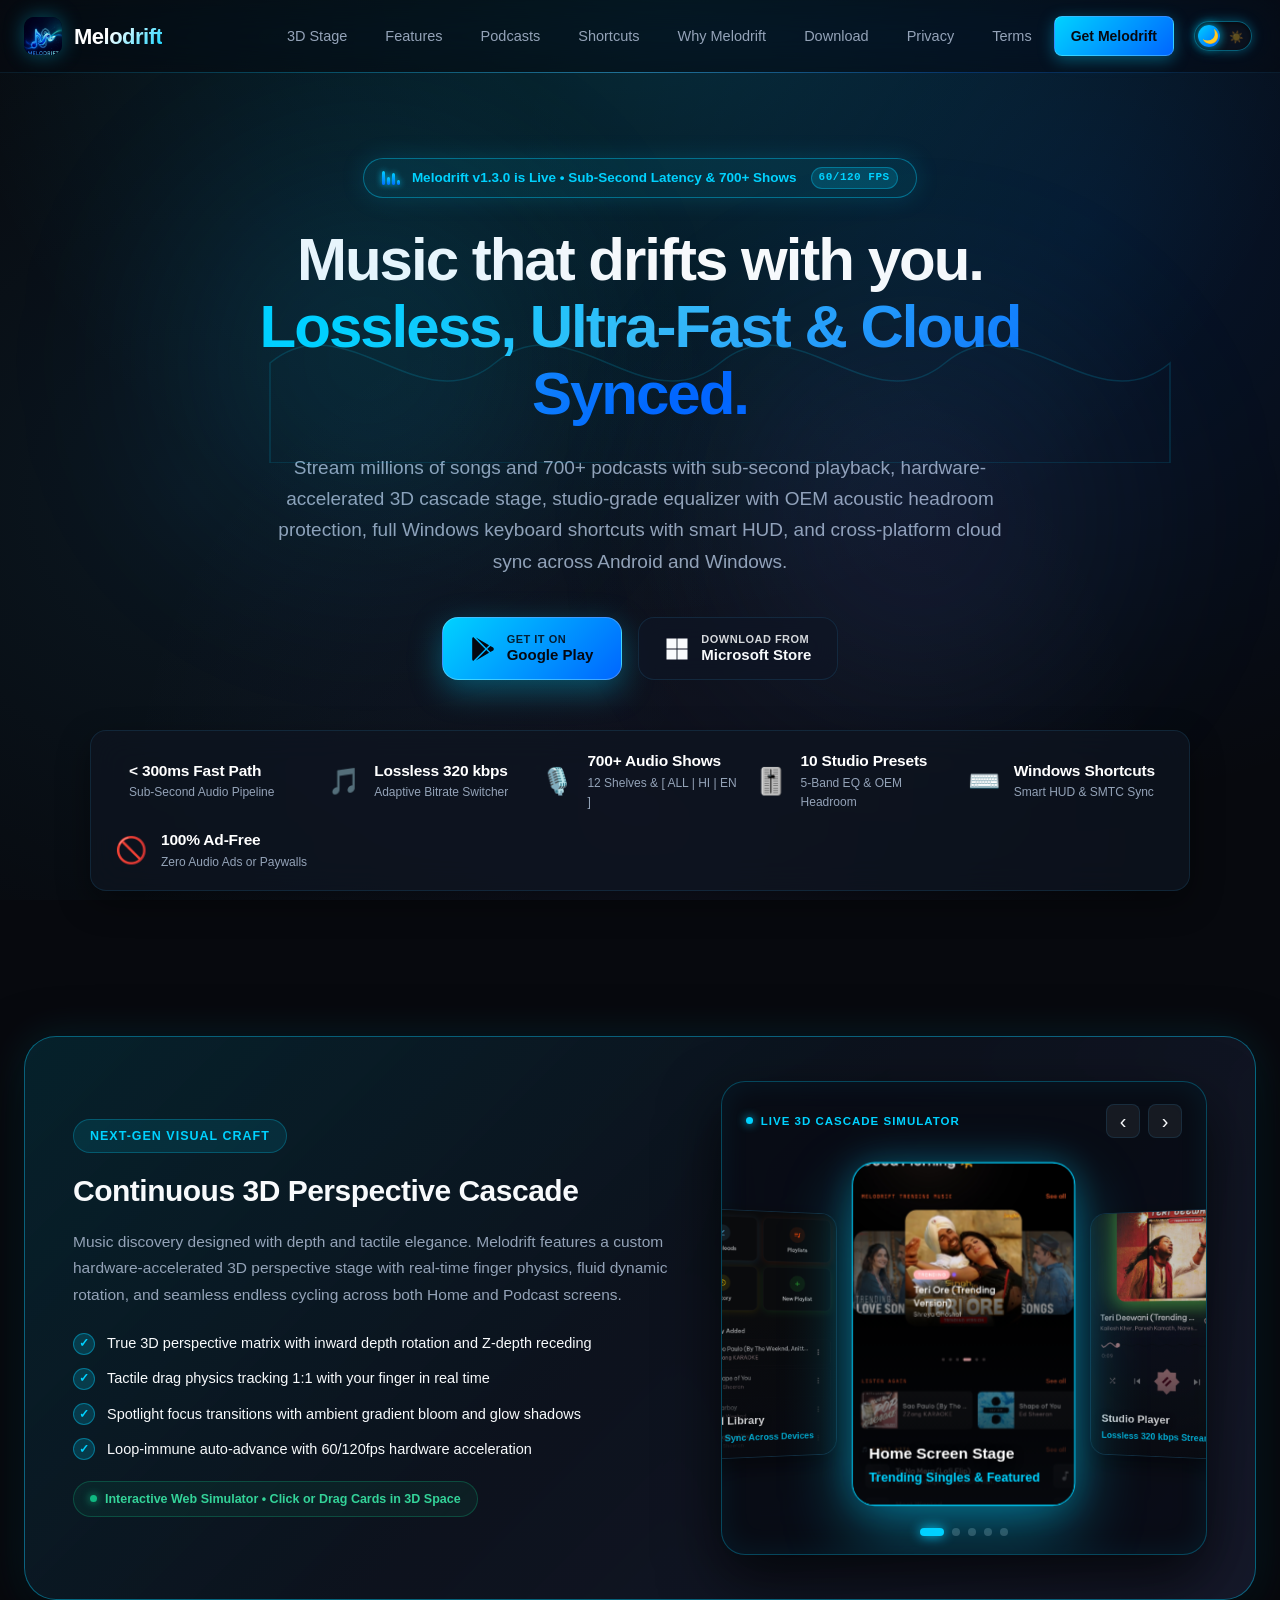
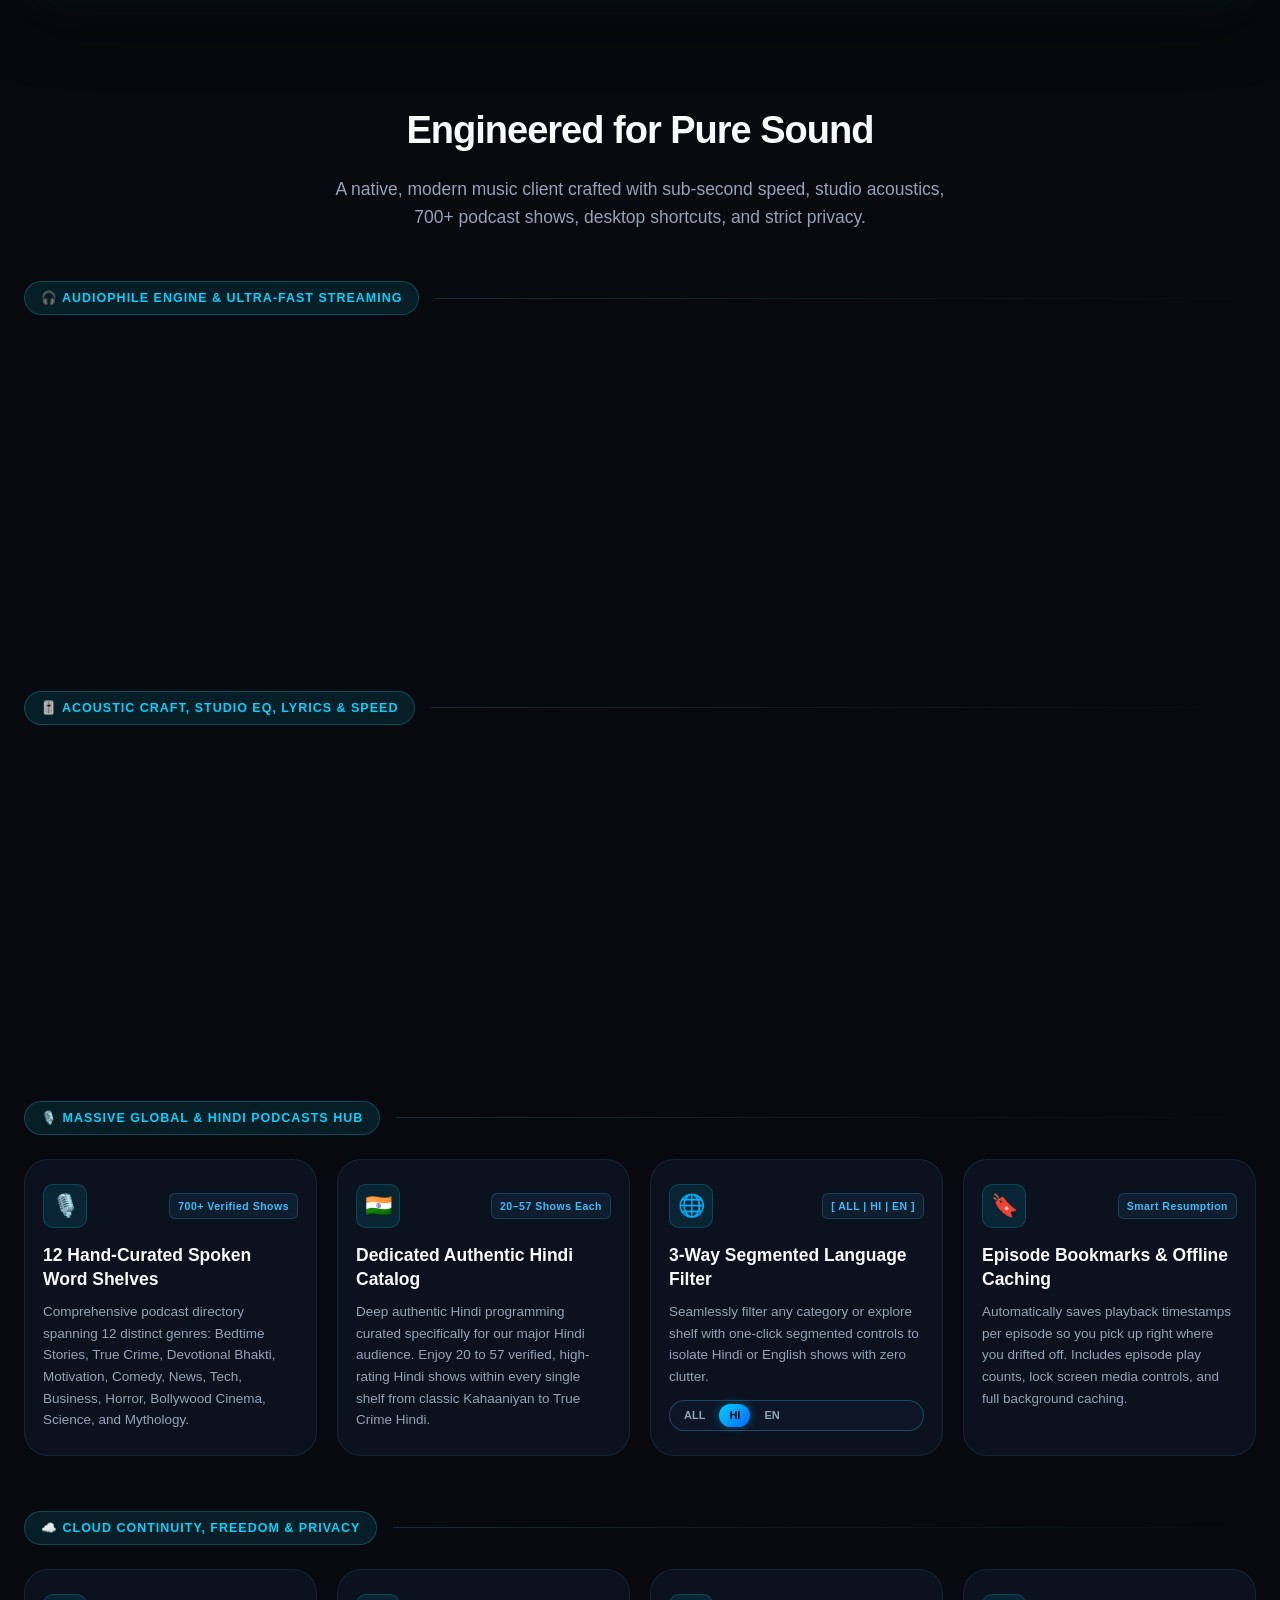
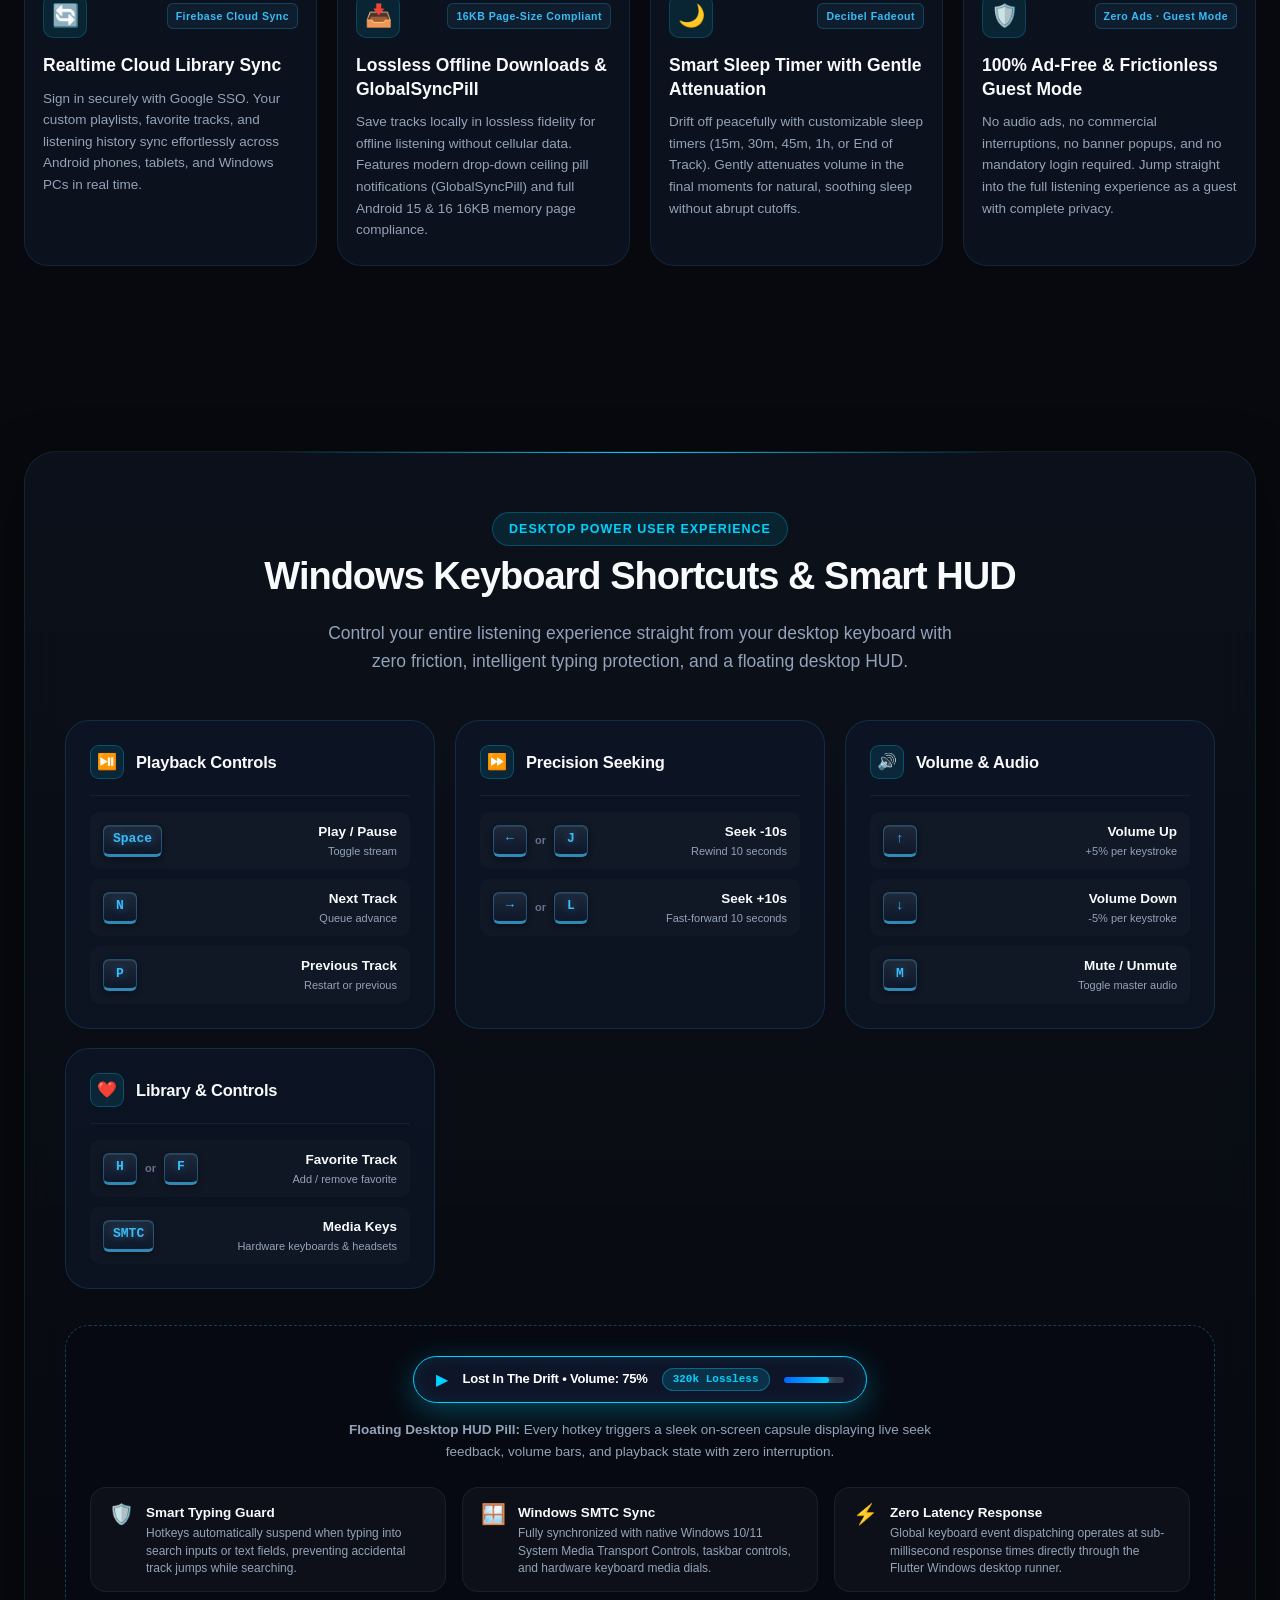
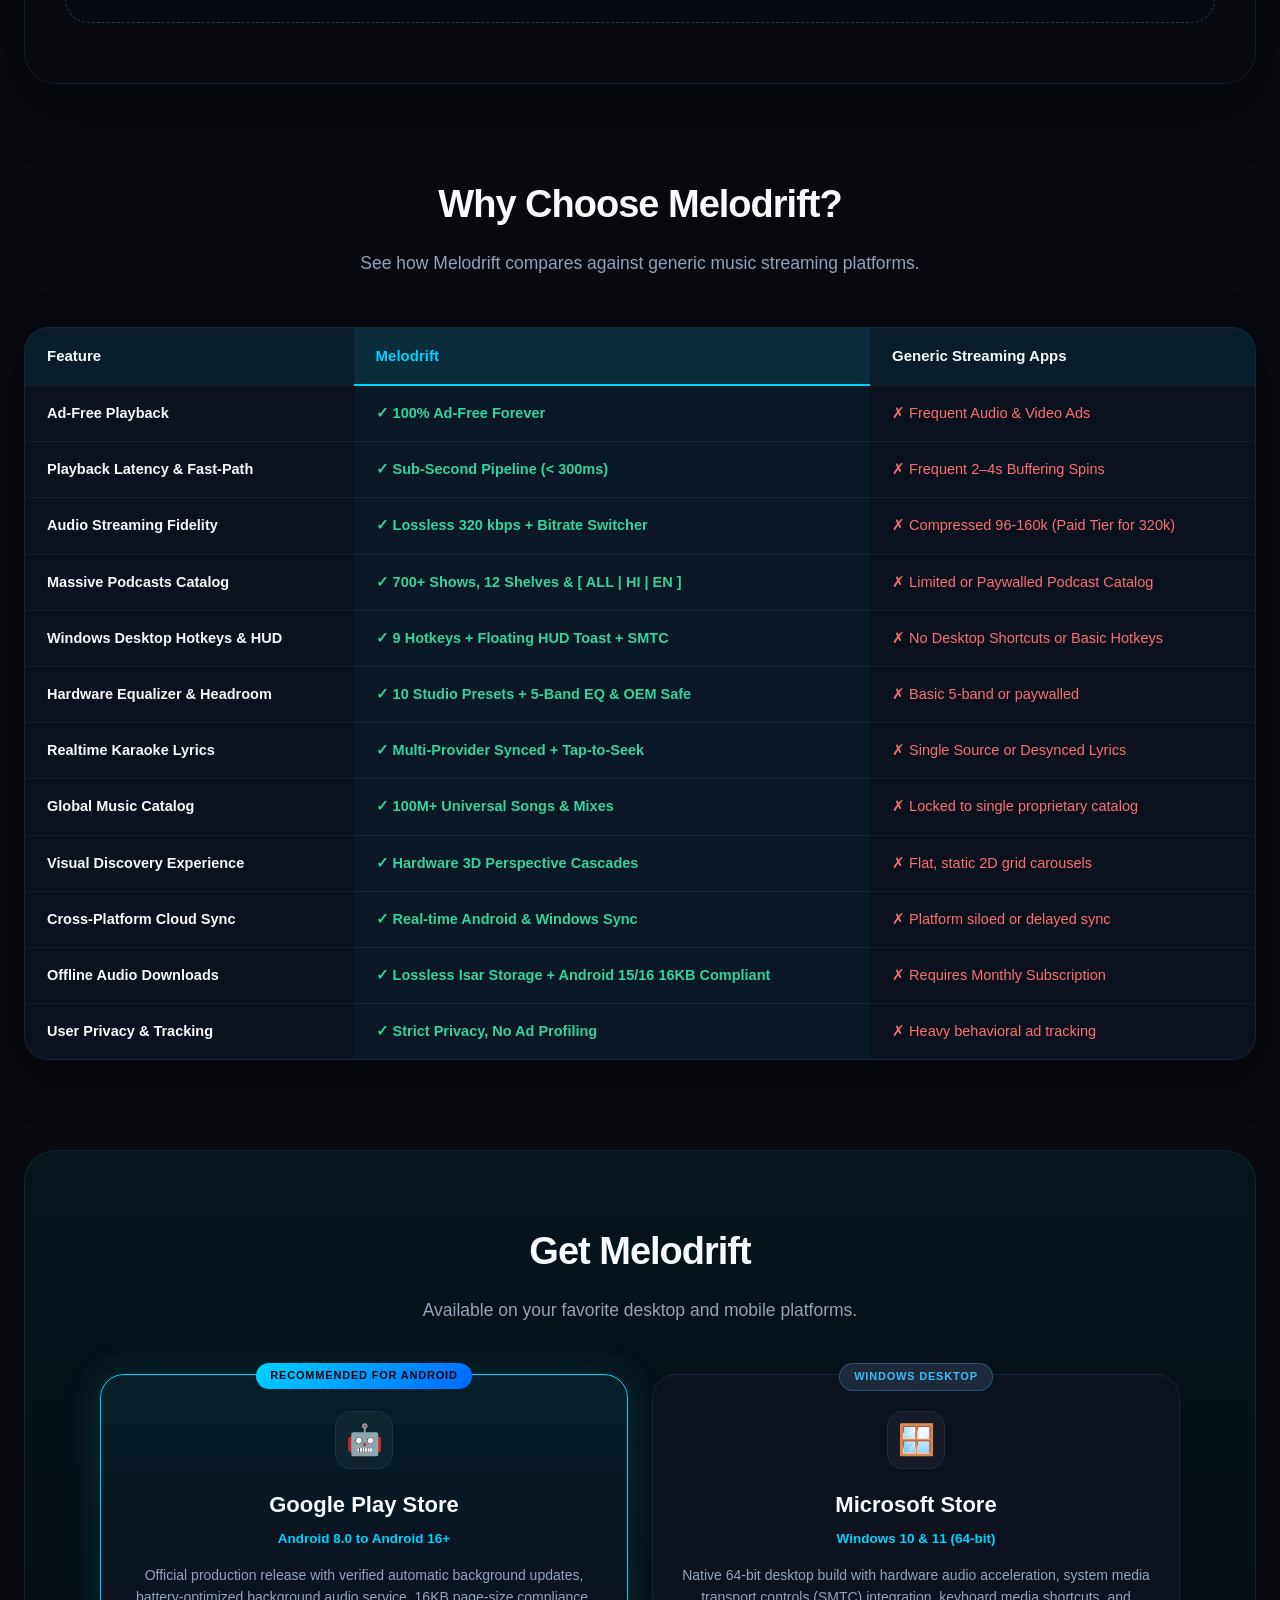
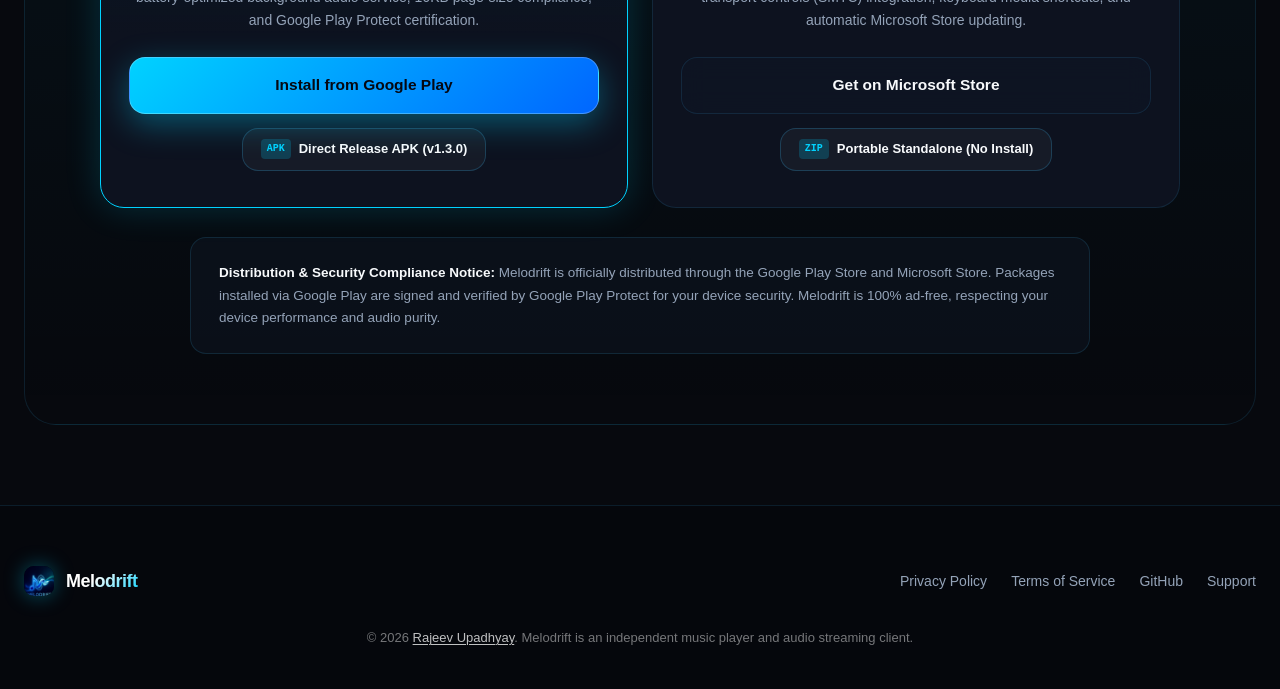
<file: index.html>
<!DOCTYPE html>
<html lang="en">
<head>
  <meta charset="UTF-8">
  <meta name="viewport" content="width=device-width, initial-scale=1.0">
  <title>Melodrift — Let the Music Drift | Lossless, Ad-Free & Cloud Synced</title>
  <meta name="description" content="Melodrift is a state-of-the-art music streaming client and audio player for Android & Windows. Stream high-fidelity audio with sub-300ms playback, 3D perspective cascades, studio equalizer with acoustic headroom protection, cloud sync, and offline downloads.">
  <meta http-equiv="Content-Security-Policy" content="default-src 'self'; script-src 'self' 'unsafe-inline'; style-src 'self' 'unsafe-inline' https://fonts.googleapis.com; font-src 'self' https://fonts.gstatic.com; img-src 'self' data: https:; connect-src 'self'; base-uri 'self'; form-action 'none';">
  <meta http-equiv="X-Content-Type-Options" content="nosniff">
  <meta name="referrer" content="strict-origin-when-cross-origin">
  <link rel="stylesheet" href="style.css?v=2.5">
  <script>
    (function() {
      try {
        var saved = localStorage.getItem('melodrift-theme');
        if (saved === 'light' || saved === 'dark') {
          document.documentElement.setAttribute('data-theme', saved);
        } else {
          document.documentElement.setAttribute('data-theme', 'dark');
        }
      } catch (e) {
        document.documentElement.setAttribute('data-theme', 'dark');
      }
    })();
  </script>
  <link rel="preconnect" href="https://fonts.googleapis.com">
  <link rel="preconnect" href="https://fonts.gstatic.com" crossorigin>
  <link href="https://fonts.googleapis.com/css2?family=Plus+Jakarta+Sans:wght@400;500;600;700;800;900&family=JetBrains+Mono:wght@500;700&display=swap" rel="stylesheet">
  <link rel="icon" type="image/png" href="favicon.png?v=2.1">
</head>
<body>

  <!-- Navigation Header (Seamless Full-Width Glass) -->
  <header class="site-header">
    <div class="container navbar-container">
      <a href="index.html" class="brand">
        <img src="logo_emblem.png" alt="Melodrift Logo" class="brand-logo">
        <span>Melodrift</span>
      </a>
      <div class="nav-right-cluster">
        <nav class="nav-links">
          <a href="#experience">3D Stage</a>
          <a href="#features">Features</a>
          <a href="#podcasts">Podcasts</a>
          <a href="#shortcuts">Shortcuts</a>
          <a href="#comparison">Why Melodrift</a>
          <a href="#download">Download</a>
          <a href="privacy.html">Privacy</a>
          <a href="terms.html">Terms</a>
          <a href="#download" class="btn-nav">Get Melodrift</a>
        </nav>

        <!-- Day / Night Mode Toggle Switch -->
        <button id="theme-toggle" class="theme-toggle-btn" onclick="toggleTheme()" aria-label="Toggle Day / Night Mode" title="Toggle Day / Night Mode" role="switch">
          <span class="theme-toggle-track">
            <span class="theme-icon icon-moon">🌙</span>
            <span class="theme-icon icon-sun">☀️</span>
            <span class="theme-toggle-thumb"></span>
          </span>
        </button>
      </div>
    </div>
  </header>

  <!-- Hero Section -->
  <main class="container">
    <section class="hero">
      <!-- Ambient Floating Glow Mesh & Animated Wave -->
      <div class="ambient-glow-wrapper">
        <div class="ambient-orb orb-1"></div>
        <div class="ambient-orb orb-2"></div>
        <div class="ambient-soundwave"></div>
      </div>

      <div class="badge">
        <span class="live-eq-visualizer" title="Lossless Engine Streaming">
          <span class="live-eq-bar bar-1"></span>
          <span class="live-eq-bar bar-2"></span>
          <span class="live-eq-bar bar-3"></span>
          <span class="live-eq-bar bar-4"></span>
        </span>
        <span>Melodrift v1.3.0 is Live • Sub-Second Latency & 700+ Shows</span>
        <span class="badge-pill">60/120 FPS</span>
      </div>
      <h1 class="hero-title">
        Music that drifts with you.<br>
        <span class="gradient-text">Lossless, Ultra-Fast & Cloud Synced.</span>
      </h1>
      <p class="hero-subtitle">
        Stream millions of songs and 700+ podcasts with sub-second playback, hardware-accelerated 3D cascade stage, studio-grade equalizer with OEM acoustic headroom protection, full Windows keyboard shortcuts with smart HUD, and cross-platform cloud sync across Android and Windows.
      </p>

      <!-- Store Buttons CTA Group -->
      <div class="cta-group">
        <!-- Google Play Store (Primary) -->
        <a href="https://play.google.com/store/apps/details?id=com.melodrift" target="_blank" rel="noopener noreferrer" class="btn-primary-play">
          <span class="btn-shimmer"></span>
          <div class="btn-icon">
            <svg viewBox="0 0 512 512" fill="currentColor">
              <path d="M325.3 234.3L104.6 13l280.8 161.2-60.1 60.1zM47 0C34 6.8 25.3 19.2 25.3 35.3v441.3c0 16.1 8.7 28.5 21.7 35.3l256.6-256L47 0zm425.2 225.6l-58.9-34.1-65.7 64.5 65.7 64.5 60.1-34.1c18-14.3 18-46.5-1.2-60.8zM104.6 499l280.8-161.2-60.1-60.1L104.6 499z"/>
            </svg>
          </div>
          <div class="btn-text-block">
            <div class="btn-subtext">Get it on</div>
            <div class="btn-maintext">Google Play</div>
          </div>
        </a>

        <!-- Microsoft Store (Secondary) -->
        <a href="https://apps.microsoft.com/detail/9NTMFZ12Q80S?hl=en-us&gl=IN&ocid=pdpshare" target="_blank" rel="noopener noreferrer" class="btn-secondary-store">
          <div class="btn-icon">
            <svg viewBox="0 0 448 512" fill="currentColor">
              <path d="M0 32h214.7v214.7H0V32zm233.3 0H448v214.7H233.3V32zM0 265.3h214.7V480H0V265.3zm233.3 0H448V480H233.3V265.3z"/>
            </svg>
          </div>
          <div class="btn-text-block">
            <div class="btn-subtext">Download from</div>
            <div class="btn-maintext">Microsoft Store</div>
          </div>
        </a>
      </div>

      <!-- Live Technical Specs Strip -->
      <div class="tech-specs-strip reveal-on-scroll">
        <div class="tech-spec-item">
          <div class="tech-spec-icon">
            <span class="live-ping-wrap"><span class="live-ping-ring"></span><span class="live-ping-circle"></span></span>
          </div>
          <div class="tech-spec-data">
            <span class="tech-spec-value">&lt; 300ms Fast Path</span>
            <span class="tech-spec-label">Sub-Second Audio Pipeline</span>
          </div>
        </div>
        <div class="tech-spec-item">
          <div class="tech-spec-icon">🎵</div>
          <div class="tech-spec-data">
            <span class="tech-spec-value">Lossless 320 kbps</span>
            <span class="tech-spec-label">Adaptive Bitrate Switcher</span>
          </div>
        </div>
        <div class="tech-spec-item">
          <div class="tech-spec-icon">🎙️</div>
          <div class="tech-spec-data">
            <span class="tech-spec-value">700+ Audio Shows</span>
            <span class="tech-spec-label">12 Shelves & [ ALL | HI | EN ]</span>
          </div>
        </div>
        <div class="tech-spec-item">
          <div class="tech-spec-icon">🎚️</div>
          <div class="tech-spec-data">
            <span class="tech-spec-value">10 Studio Presets</span>
            <span class="tech-spec-label">5-Band EQ & OEM Headroom</span>
          </div>
        </div>
        <div class="tech-spec-item">
          <div class="tech-spec-icon">⌨️</div>
          <div class="tech-spec-data">
            <span class="tech-spec-value">Windows Shortcuts</span>
            <span class="tech-spec-label">Smart HUD & SMTC Sync</span>
          </div>
        </div>
        <div class="tech-spec-item">
          <div class="tech-spec-icon">🚫</div>
          <div class="tech-spec-data">
            <span class="tech-spec-value">100% Ad-Free</span>
            <span class="tech-spec-label">Zero Audio Ads or Paywalls</span>
          </div>
        </div>
      </div>

    </section>

    <!-- 3D Cascade Experience Spotlight Banner & Interactive Stage -->
    <section id="experience" class="reveal-on-scroll">
      <div class="highlight-banner">
        <div class="highlight-banner-content">
          <div class="category-badge" style="margin-bottom: 14px;">Next-Gen Visual Craft</div>
          <h3>Continuous 3D Perspective Cascade</h3>
          <p>Music discovery designed with depth and tactile elegance. Melodrift features a custom hardware-accelerated 3D perspective stage with real-time finger physics, fluid dynamic rotation, and seamless endless cycling across both Home and Podcast screens.</p>
          <ul class="highlight-bullets">
            <li><span class="check-icon">✓</span> <span>True 3D perspective matrix with inward depth rotation and Z-depth receding</span></li>
            <li><span class="check-icon">✓</span> <span>Tactile drag physics tracking 1:1 with your finger in real time</span></li>
            <li><span class="check-icon">✓</span> <span>Spotlight focus transitions with ambient gradient bloom and glow shadows</span></li>
            <li><span class="check-icon">✓</span> <span>Loop-immune auto-advance with 60/120fps hardware acceleration</span></li>
          </ul>
          <div class="stage-telemetry-badge">
            <span class="pulse-dot-green"></span>
            <span>Interactive Web Simulator • Click or Drag Cards in 3D Space</span>
          </div>
        </div>

        <!-- Live Interactive 3D Cascade Stage Simulator -->
        <div class="interactive-cascade-stage-wrap">
          <div class="cascade-stage-header">
            <span class="stage-tag">Live 3D Cascade Simulator</span>
            <div class="stage-controls">
              <button class="stage-ctrl-btn" id="cascade-prev" aria-label="Previous Slide">‹</button>
              <button class="stage-ctrl-btn" id="cascade-next" aria-label="Next Slide">›</button>
            </div>
          </div>

          <div class="cascade-3d-viewport" id="cascade-viewport">
            <div class="cascade-3d-card" data-index="0">
              <div class="card-inner-glow"></div>
              <img src="assets/screenshots/Home.png" alt="Trending Cascade 3D Stage">
              <div class="cascade-card-meta">
                <span class="cascade-card-title">Home Screen Stage</span>
                <span class="cascade-card-sub">Trending Singles & Featured</span>
              </div>
            </div>
            <div class="cascade-3d-card" data-index="1">
              <div class="card-inner-glow"></div>
              <img src="assets/screenshots/Player.png" alt="Studio Audio Player">
              <div class="cascade-card-meta">
                <span class="cascade-card-title">Studio Player</span>
                <span class="cascade-card-sub">Lossless 320 kbps Stream</span>
              </div>
            </div>
            <div class="cascade-3d-card" data-index="2">
              <div class="card-inner-glow"></div>
              <img src="assets/screenshots/Browse.png" alt="Universal Browse and Search">
              <div class="cascade-card-meta">
                <span class="cascade-card-title">Universal Browse</span>
                <span class="cascade-card-sub">100M+ Global Index</span>
              </div>
            </div>
            <div class="cascade-3d-card" data-index="3">
              <div class="card-inner-glow"></div>
              <img src="assets/screenshots/Podcasts.png" alt="Dedicated Podcasts Hub">
              <div class="cascade-card-meta">
                <span class="cascade-card-title">Podcasts Hub</span>
                <span class="cascade-card-sub">3D Creator Shelves</span>
              </div>
            </div>
            <div class="cascade-3d-card" data-index="4">
              <div class="card-inner-glow"></div>
              <img src="assets/screenshots/Library.png" alt="Realtime Cloud Synced Library">
              <div class="cascade-card-meta">
                <span class="cascade-card-title">Cloud Library</span>
                <span class="cascade-card-sub">Instant Sync Across Devices</span>
              </div>
            </div>
          </div>

          <div class="cascade-dots" id="cascade-dots">
            <span class="dot active" data-index="0"></span>
            <span class="dot" data-index="1"></span>
            <span class="dot" data-index="2"></span>
            <span class="dot" data-index="3"></span>
            <span class="dot" data-index="4"></span>
          </div>
        </div>
      </div>
    </section>

    <!-- Detailed Features Section -->
    <section id="features" style="padding: 20px 0 60px;">
      <h2 class="section-title">Engineered for Pure Sound</h2>
      <p class="section-subtitle">A native, modern music client crafted with sub-second speed, studio acoustics, 700+ podcast shows, desktop shortcuts, and strict privacy.</p>

      <!-- Category 1: Audiophile Streaming & Search -->
      <div class="category-divider">
        <span class="category-badge">🎧 Audiophile Engine & Ultra-Fast Streaming</span>
        <div class="category-line"></div>
      </div>

      <div class="features-grid">
        <div class="feature-card">
          <div class="feature-card-header">
            <div class="feature-icon">⚡</div>
            <span class="card-tag">Ultra-Low Latency</span>
          </div>
          <h3>Sub-Second Fast-Path Audio Engine</h3>
          <p>Pre-resolved direct CDN streaming paths eliminate round-trip re-resolution stalls. Concurrently races streaming worker endpoints with keep-alive socket reuse for immediate, uninterrupted audio onset.</p>
        </div>

        <div class="feature-card">
          <div class="feature-card-header">
            <div class="feature-icon">🎵</div>
            <span class="card-tag">Lossless 320 kbps</span>
          </div>
          <h3>Lossless Fidelity & Bitrate Switcher</h3>
          <p>Crisp, uncompressed 320 kbps CD-quality audio streaming. Includes four user-selectable fidelity modes (Auto, High 320k, Normal 160k, and Low 96k Data Saver) tailored for any cellular or Wi-Fi network.</p>
        </div>

        <div class="feature-card">
          <div class="feature-card-header">
            <div class="feature-icon">🌐</div>
            <span class="card-tag">Universal Catalog</span>
          </div>
          <h3>100M+ Global Index & Smart Streams</h3>
          <p>Instant access to over 100+ million global songs, viral hits, lo-fi chill mixes, Bollywood melodies, and regional discographies powered by an intelligent multi-tier resolution network with AI deduplication.</p>
        </div>

        <div class="feature-card">
          <div class="feature-card-header">
            <div class="feature-icon">🎯</div>
            <span class="card-tag">Seamless Transitions</span>
          </div>
          <h3>Gapless Playback & 500ms Prefetching</h3>
          <p>Proactive 500ms sequence buffering pre-fetches upcoming tracks in your queue before the current song concludes, guaranteeing fluid, gapless transitions without sudden silent pauses.</p>
        </div>
      </div>

      <!-- Category 2: Acoustic Engineering & Discovery -->
      <div class="category-divider">
        <span class="category-badge">🎚️ Acoustic Craft, Studio EQ, Lyrics & Speed</span>
        <div class="category-line"></div>
      </div>

      <div class="features-grid">
        <div class="feature-card">
          <div class="feature-card-header">
            <div class="feature-icon">🎚️</div>
            <span class="card-tag">Studio Equalizer</span>
          </div>
          <h3>10 Studio Presets & 5-Band Equalizer</h3>
          <p>Master your sound with 10 hand-tuned genre acoustic profiles (Bass Boost, Acoustic, Rock, Pop, Jazz, Electronic, Hip-Hop, Classical, Vocal, Flat) plus 5 custom frequency sliders (60Hz to 14kHz) with dynamic Bass Boost.</p>
        </div>

        <div class="feature-card">
          <div class="feature-card-header">
            <div class="feature-icon">🛡️</div>
            <span class="card-tag">Safe DSP Headroom</span>
          </div>
          <h3>OEM Acoustic Headroom Protection</h3>
          <p>Built-in intelligent DSP headroom attenuation safeguards the audio engine against hardware pipeline distortion and prevents native audio crashes on Xiaomi/HyperOS, Samsung One UI, and Realme ROMs.</p>
        </div>

        <div class="feature-card">
          <div class="feature-card-header">
            <div class="feature-icon">⏩</div>
            <span class="card-tag">0.5x to 2.0x Control</span>
          </div>
          <h3>Smooth Speed & Pitch Control Engine</h3>
          <p>Adjust playback speeds smoothly from 0.5x up to 2.0x with pristine pitch preservation. Tailored for accelerated podcast listening, audiobooks, lecture review, or relaxed slow-reverb vibes.</p>
        </div>

        <div class="feature-card">
          <div class="feature-card-header">
            <div class="feature-icon">📜</div>
            <span class="card-tag">Realtime Karaoke Sync</span>
          </div>
          <h3>Multi-Provider Synchronized Lyrics</h3>
          <p>Sing along with millisecond-synced scrolling lyrics aggregated across LRCLIB, YouLyPlus, and KuGou. Features tap-to-seek verse jumping and AI translations for regional and international tracks.</p>
        </div>
      </div>

      <!-- Category 3: Massive Global & Hindi Podcasts Experience -->
      <div class="category-divider" id="podcasts">
        <span class="category-badge">🎙️ Massive Global & Hindi Podcasts Hub</span>
        <div class="category-line"></div>
      </div>

      <div class="features-grid">
        <div class="feature-card">
          <div class="feature-card-header">
            <div class="feature-icon">🎙️</div>
            <span class="card-tag">700+ Verified Shows</span>
          </div>
          <h3>12 Hand-Curated Spoken Word Shelves</h3>
          <p>Comprehensive podcast directory spanning 12 distinct genres: Bedtime Stories, True Crime, Devotional Bhakti, Motivation, Comedy, News, Tech, Business, Horror, Bollywood Cinema, Science, and Mythology.</p>
        </div>

        <div class="feature-card">
          <div class="feature-card-header">
            <div class="feature-icon">🇮🇳</div>
            <span class="card-tag">20–57 Shows Each</span>
          </div>
          <h3>Dedicated Authentic Hindi Catalog</h3>
          <p>Deep authentic Hindi programming curated specifically for our major Hindi audience. Enjoy 20 to 57 verified, high-rating Hindi shows within every single shelf from classic Kahaaniyan to True Crime Hindi.</p>
        </div>

        <div class="feature-card">
          <div class="feature-card-header">
            <div class="feature-icon">🌐</div>
            <span class="card-tag">[ ALL | HI | EN ]</span>
          </div>
          <h3>3-Way Segmented Language Filter</h3>
          <p>Seamlessly filter any category or explore shelf with one-click segmented controls to isolate Hindi or English shows with zero clutter.</p>
          <div class="podcast-lang-preview">
            <span class="lang-pill-item">ALL</span>
            <span class="lang-pill-item active">HI</span>
            <span class="lang-pill-item">EN</span>
          </div>
        </div>

        <div class="feature-card">
          <div class="feature-card-header">
            <div class="feature-icon">🔖</div>
            <span class="card-tag">Smart Resumption</span>
          </div>
          <h3>Episode Bookmarks & Offline Caching</h3>
          <p>Automatically saves playback timestamps per episode so you pick up right where you drifted off. Includes episode play counts, lock screen media controls, and full background caching.</p>
        </div>
      </div>

      <!-- Category 4: Cloud Continuity, Freedom & Privacy -->
      <div class="category-divider">
        <span class="category-badge">☁️ Cloud Continuity, Freedom & Privacy</span>
        <div class="category-line"></div>
      </div>

      <div class="features-grid">
        <div class="feature-card">
          <div class="feature-card-header">
            <div class="feature-icon">🔄</div>
            <span class="card-tag">Firebase Cloud Sync</span>
          </div>
          <h3>Realtime Cloud Library Sync</h3>
          <p>Sign in securely with Google SSO. Your custom playlists, favorite tracks, and listening history sync effortlessly across Android phones, tablets, and Windows PCs in real time.</p>
        </div>

        <div class="feature-card">
          <div class="feature-card-header">
            <div class="feature-icon">📥</div>
            <span class="card-tag">16KB Page-Size Compliant</span>
          </div>
          <h3>Lossless Offline Downloads & GlobalSyncPill</h3>
          <p>Save tracks locally in lossless fidelity for offline listening without cellular data. Features modern drop-down ceiling pill notifications (GlobalSyncPill) and full Android 15 & 16 16KB memory page compliance.</p>
        </div>

        <div class="feature-card">
          <div class="feature-card-header">
            <div class="feature-icon">🌙</div>
            <span class="card-tag">Decibel Fadeout</span>
          </div>
          <h3>Smart Sleep Timer with Gentle Attenuation</h3>
          <p>Drift off peacefully with customizable sleep timers (15m, 30m, 45m, 1h, or End of Track). Gently attenuates volume in the final moments for natural, soothing sleep without abrupt cutoffs.</p>
        </div>

        <div class="feature-card">
          <div class="feature-card-header">
            <div class="feature-icon">🛡️</div>
            <span class="card-tag">Zero Ads · Guest Mode</span>
          </div>
          <h3>100% Ad-Free & Frictionless Guest Mode</h3>
          <p>No audio ads, no commercial interruptions, no banner popups, and no mandatory login required. Jump straight into the full listening experience as a guest with complete privacy.</p>
        </div>
      </div>
    </section>

    <!-- Windows Desktop Keyboard Shortcuts Section -->
    <section id="shortcuts" class="shortcuts-section reveal-on-scroll">
      <div class="shortcuts-header">
        <div class="category-badge">Desktop Power User Experience</div>
        <h2 class="section-title" style="margin-bottom: 12px;">Windows Keyboard Shortcuts & Smart HUD</h2>
        <p class="section-subtitle" style="margin-bottom: 0;">
          Control your entire listening experience straight from your desktop keyboard with zero friction, intelligent typing protection, and a floating desktop HUD.
        </p>
      </div>

      <div class="shortcuts-grid">
        <!-- Category 1: Playback Controls -->
        <div class="shortcut-category-card">
          <div class="shortcut-cat-header">
            <div class="shortcut-cat-icon">⏯️</div>
            <div class="shortcut-cat-title">Playback Controls</div>
          </div>
          <div class="shortcut-list">
            <div class="shortcut-row">
              <div class="shortcut-keys">
                <kbd class="shortcut-key">Space</kbd>
              </div>
              <div class="shortcut-info">
                <span class="shortcut-action">Play / Pause</span>
                <span class="shortcut-note">Toggle stream</span>
              </div>
            </div>
            <div class="shortcut-row">
              <div class="shortcut-keys">
                <kbd class="shortcut-key">N</kbd>
              </div>
              <div class="shortcut-info">
                <span class="shortcut-action">Next Track</span>
                <span class="shortcut-note">Queue advance</span>
              </div>
            </div>
            <div class="shortcut-row">
              <div class="shortcut-keys">
                <kbd class="shortcut-key">P</kbd>
              </div>
              <div class="shortcut-info">
                <span class="shortcut-action">Previous Track</span>
                <span class="shortcut-note">Restart or previous</span>
              </div>
            </div>
          </div>
        </div>

        <!-- Category 2: Precision Seeking -->
        <div class="shortcut-category-card">
          <div class="shortcut-cat-header">
            <div class="shortcut-cat-icon">⏩</div>
            <div class="shortcut-cat-title">Precision Seeking</div>
          </div>
          <div class="shortcut-list">
            <div class="shortcut-row">
              <div class="shortcut-keys">
                <kbd class="shortcut-key">←</kbd>
                <span class="shortcut-sep">or</span>
                <kbd class="shortcut-key">J</kbd>
              </div>
              <div class="shortcut-info">
                <span class="shortcut-action">Seek -10s</span>
                <span class="shortcut-note">Rewind 10 seconds</span>
              </div>
            </div>
            <div class="shortcut-row">
              <div class="shortcut-keys">
                <kbd class="shortcut-key">→</kbd>
                <span class="shortcut-sep">or</span>
                <kbd class="shortcut-key">L</kbd>
              </div>
              <div class="shortcut-info">
                <span class="shortcut-action">Seek +10s</span>
                <span class="shortcut-note">Fast-forward 10 seconds</span>
              </div>
            </div>
          </div>
        </div>

        <!-- Category 3: Volume & Audio -->
        <div class="shortcut-category-card">
          <div class="shortcut-cat-header">
            <div class="shortcut-cat-icon">🔊</div>
            <div class="shortcut-cat-title">Volume & Audio</div>
          </div>
          <div class="shortcut-list">
            <div class="shortcut-row">
              <div class="shortcut-keys">
                <kbd class="shortcut-key">↑</kbd>
              </div>
              <div class="shortcut-info">
                <span class="shortcut-action">Volume Up</span>
                <span class="shortcut-note">+5% per keystroke</span>
              </div>
            </div>
            <div class="shortcut-row">
              <div class="shortcut-keys">
                <kbd class="shortcut-key">↓</kbd>
              </div>
              <div class="shortcut-info">
                <span class="shortcut-action">Volume Down</span>
                <span class="shortcut-note">-5% per keystroke</span>
              </div>
            </div>
            <div class="shortcut-row">
              <div class="shortcut-keys">
                <kbd class="shortcut-key">M</kbd>
              </div>
              <div class="shortcut-info">
                <span class="shortcut-action">Mute / Unmute</span>
                <span class="shortcut-note">Toggle master audio</span>
              </div>
            </div>
          </div>
        </div>

        <!-- Category 4: Library & Quick Actions -->
        <div class="shortcut-category-card">
          <div class="shortcut-cat-header">
            <div class="shortcut-cat-icon">❤️</div>
            <div class="shortcut-cat-title">Library & Controls</div>
          </div>
          <div class="shortcut-list">
            <div class="shortcut-row">
              <div class="shortcut-keys">
                <kbd class="shortcut-key">H</kbd>
                <span class="shortcut-sep">or</span>
                <kbd class="shortcut-key">F</kbd>
              </div>
              <div class="shortcut-info">
                <span class="shortcut-action">Favorite Track</span>
                <span class="shortcut-note">Add / remove favorite</span>
              </div>
            </div>
            <div class="shortcut-row">
              <div class="shortcut-keys">
                <kbd class="shortcut-key">SMTC</kbd>
              </div>
              <div class="shortcut-info">
                <span class="shortcut-action">Media Keys</span>
                <span class="shortcut-note">Hardware keyboards & headsets</span>
              </div>
            </div>
          </div>
        </div>
      </div>

      <!-- Desktop HUD Live Simulation Showcase -->
      <div class="desktop-hud-showcase">
        <div class="hud-pill-simulation">
          <span class="hud-pill-icon">▶</span>
          <span class="hud-pill-title">Lost In The Drift • Volume: 75%</span>
          <span class="hud-pill-tag">320k Lossless</span>
          <div class="hud-pill-vol-bar">
            <div class="hud-pill-vol-fill"></div>
          </div>
        </div>
        <p style="font-size: 13.5px; color: var(--text-muted); max-width: 600px; margin: 0 auto;">
          <strong>Floating Desktop HUD Pill:</strong> Every hotkey triggers a sleek on-screen capsule displaying live seek feedback, volume bars, and playback state with zero interruption.
        </p>

        <!-- Perks Row -->
        <div class="shortcuts-perks-row">
          <div class="shortcut-perk">
            <div class="shortcut-perk-icon">🛡️</div>
            <div class="shortcut-perk-text">
              <h4>Smart Typing Guard</h4>
              <p>Hotkeys automatically suspend when typing into search inputs or text fields, preventing accidental track jumps while searching.</p>
            </div>
          </div>
          <div class="shortcut-perk">
            <div class="shortcut-perk-icon">🪟</div>
            <div class="shortcut-perk-text">
              <h4>Windows SMTC Sync</h4>
              <p>Fully synchronized with native Windows 10/11 System Media Transport Controls, taskbar controls, and hardware keyboard media dials.</p>
            </div>
          </div>
          <div class="shortcut-perk">
            <div class="shortcut-perk-icon">⚡</div>
            <div class="shortcut-perk-text">
              <h4>Zero Latency Response</h4>
              <p>Global keyboard event dispatching operates at sub-millisecond response times directly through the Flutter Windows desktop runner.</p>
            </div>
          </div>
        </div>
      </div>
    </section>

    <!-- Why Melodrift / Comparison Matrix Section -->
    <section id="comparison" class="comparison-section">
      <h2 class="section-title">Why Choose Melodrift?</h2>
      <p class="section-subtitle">See how Melodrift compares against generic music streaming platforms.</p>

      <div class="comparison-wrapper">
        <table class="comparison-table">
          <thead>
            <tr>
              <th>Feature</th>
              <th class="col-brand">Melodrift</th>
              <th>Generic Streaming Apps</th>
            </tr>
          </thead>
          <tbody>
            <tr>
              <td><strong>Ad-Free Playback</strong></td>
              <td class="col-brand"><span class="pill-check">✓ 100% Ad-Free Forever</span></td>
              <td><span class="pill-cross">✗ Frequent Audio & Video Ads</span></td>
            </tr>
            <tr>
              <td><strong>Playback Latency & Fast-Path</strong></td>
              <td class="col-brand"><span class="pill-check">✓ Sub-Second Pipeline (&lt; 300ms)</span></td>
              <td><span class="pill-cross">✗ Frequent 2–4s Buffering Spins</span></td>
            </tr>
            <tr>
              <td><strong>Audio Streaming Fidelity</strong></td>
              <td class="col-brand"><span class="pill-check">✓ Lossless 320 kbps + Bitrate Switcher</span></td>
              <td><span class="pill-cross">✗ Compressed 96-160k (Paid Tier for 320k)</span></td>
            </tr>
            <tr>
              <td><strong>Massive Podcasts Catalog</strong></td>
              <td class="col-brand"><span class="pill-check">✓ 700+ Shows, 12 Shelves & [ ALL | HI | EN ]</span></td>
              <td><span class="pill-cross">✗ Limited or Paywalled Podcast Catalog</span></td>
            </tr>
            <tr>
              <td><strong>Windows Desktop Hotkeys & HUD</strong></td>
              <td class="col-brand"><span class="pill-check">✓ 9 Hotkeys + Floating HUD Toast + SMTC</span></td>
              <td><span class="pill-cross">✗ No Desktop Shortcuts or Basic Hotkeys</span></td>
            </tr>
            <tr>
              <td><strong>Hardware Equalizer & Headroom</strong></td>
              <td class="col-brand"><span class="pill-check">✓ 10 Studio Presets + 5-Band EQ & OEM Safe</span></td>
              <td><span class="pill-cross">✗ Basic 5-band or paywalled</span></td>
            </tr>
            <tr>
              <td><strong>Realtime Karaoke Lyrics</strong></td>
              <td class="col-brand"><span class="pill-check">✓ Multi-Provider Synced + Tap-to-Seek</span></td>
              <td><span class="pill-cross">✗ Single Source or Desynced Lyrics</span></td>
            </tr>
            <tr>
              <td><strong>Global Music Catalog</strong></td>
              <td class="col-brand"><span class="pill-check">✓ 100M+ Universal Songs & Mixes</span></td>
              <td><span class="pill-cross">✗ Locked to single proprietary catalog</span></td>
            </tr>
            <tr>
              <td><strong>Visual Discovery Experience</strong></td>
              <td class="col-brand"><span class="pill-check">✓ Hardware 3D Perspective Cascades</span></td>
              <td><span class="pill-cross">✗ Flat, static 2D grid carousels</span></td>
            </tr>
            <tr>
              <td><strong>Cross-Platform Cloud Sync</strong></td>
              <td class="col-brand"><span class="pill-check">✓ Real-time Android & Windows Sync</span></td>
              <td><span class="pill-cross">✗ Platform siloed or delayed sync</span></td>
            </tr>
            <tr>
              <td><strong>Offline Audio Downloads</strong></td>
              <td class="col-brand"><span class="pill-check">✓ Lossless Isar Storage + Android 15/16 16KB Compliant</span></td>
              <td><span class="pill-cross">✗ Requires Monthly Subscription</span></td>
            </tr>
            <tr>
              <td><strong>User Privacy & Tracking</strong></td>
              <td class="col-brand"><span class="pill-check">✓ Strict Privacy, No Ad Profiling</span></td>
              <td><span class="pill-cross">✗ Heavy behavioral ad tracking</span></td>
            </tr>
          </tbody>
        </table>
      </div>
    </section>

    <!-- Download Section -->
    <section id="download" class="download-section">
      <h2 class="section-title">Get Melodrift</h2>
      <p class="section-subtitle">Available on your favorite desktop and mobile platforms.</p>

      <div class="download-cards">
        <!-- Google Play Store (Primary & Recommended) -->
        <div class="download-card featured">
          <div class="download-tag">Recommended for Android</div>
          <div class="download-card-icon">🤖</div>
          <h3>Google Play Store</h3>
          <div class="platform-version">Android 8.0 to Android 16+</div>
          <p class="platform-desc">
            Official production release with verified automatic background updates, battery-optimized background audio service, 16KB page-size compliance, and Google Play Protect certification.
          </p>
          <a href="https://play.google.com/store/apps/details?id=com.melodrift" target="_blank" rel="noopener noreferrer" class="btn-primary-play" style="width: 100%; justify-content: center;">
            Install from Google Play
          </a>
          <div class="download-sub-actions">
            <a href="https://github.com/wesoftcorp/melodrift-website/releases" target="_blank" rel="noopener noreferrer" class="btn-pill-sub" title="Direct Production APK Download">
              <span class="pill-badge">APK</span> Direct Release APK (v1.3.0)
            </a>
          </div>
        </div>

        <!-- Microsoft Store -->
        <div class="download-card">
          <div class="download-tag" style="background: #1E293B; color: #38BDF8; border: 1px solid rgba(56, 189, 248, 0.3);">Windows Desktop</div>
          <div class="download-card-icon">🪟</div>
          <h3>Microsoft Store</h3>
          <div class="platform-version">Windows 10 & 11 (64-bit)</div>
          <p class="platform-desc">
            Native 64-bit desktop build with hardware audio acceleration, system media transport controls (SMTC) integration, keyboard media shortcuts, and automatic Microsoft Store updating.
          </p>
          <a href="https://apps.microsoft.com/detail/9NTMFZ12Q80S?hl=en-us&gl=IN&ocid=pdpshare" target="_blank" rel="noopener noreferrer" class="btn-secondary-store" style="width: 100%; justify-content: center;">
            Get on Microsoft Store
          </a>
          <div class="download-sub-actions">
            <a href="https://github.com/wesoftcorp/melodrift-website/releases" target="_blank" rel="noopener noreferrer" class="btn-pill-sub" title="Windows Portable Standalone ZIP (No installation needed)">
              <span class="pill-badge">ZIP</span> Portable Standalone (No Install)
            </a>
          </div>
        </div>
      </div>

      <!-- Policy & Distribution Transparency Notice -->
      <div class="policy-notice">
        <strong>Distribution & Security Compliance Notice:</strong> Melodrift is officially distributed through the Google Play Store and Microsoft Store. Packages installed via Google Play are signed and verified by Google Play Protect for your device security. Melodrift is 100% ad-free, respecting your device performance and audio purity.
      </div>
    </section>
  </main>

  <!-- Footer -->
  <footer class="footer">
    <div class="container">
      <div class="footer-content">
        <a href="index.html" class="brand" style="font-size: 18px;">
          <img src="logo_emblem.png" alt="Melodrift Logo" class="brand-logo" style="width: 30px; height: 30px;">
          <span>Melodrift</span>
        </a>
        <div class="footer-links">
          <a href="privacy.html">Privacy Policy</a>
          <a href="terms.html">Terms of Service</a>
          <a href="https://github.com/wesoftcorp/melodrift-website" target="_blank" rel="noopener noreferrer">GitHub</a>
          <a href="mailto:rajeev.upadhyay@live.in">Support</a>
        </div>
      </div>
      <p style="text-align: center; font-size: 13px; color: rgba(255, 255, 255, 0.45);">
        &copy; 2026 <a href="https://rajeevupadhyay.com" target="_blank" rel="noopener noreferrer" style="color: rgba(255, 255, 255, 0.75); text-decoration: underline; text-underline-offset: 2px;">Rajeev Upadhyay</a>. Melodrift is an independent music player and audio streaming client.
      </p>
    </div>
  </footer>

  <script>

    // ── 3D Cascade Stage Simulator ──────────────────────────────────────────
    function initCascadeStage() {
      const viewport = document.getElementById('cascade-viewport');
      if (!viewport) return;

      const cards = Array.from(viewport.querySelectorAll('.cascade-3d-card'));
      const dots = Array.from(document.querySelectorAll('#cascade-dots .dot'));
      const prevBtn = document.getElementById('cascade-prev');
      const nextBtn = document.getElementById('cascade-next');
      const count = cards.length;
      let currentIndex = 0;
      let autoTimer = null;
      let isHovered = false;

      function updateStage(animate = true) {
        const isMobile = window.innerWidth <= 540;
        const isTablet = window.innerWidth <= 860;
        const stepX = isMobile ? 110 : (isTablet ? 150 : 210);
        const stepFarX = isMobile ? 180 : (isTablet ? 250 : 360);

        cards.forEach((card, i) => {
          let diff = (i - currentIndex) % count;
          if (diff > count / 2) diff -= count;
          if (diff < -count / 2) diff += count;

          if (diff === 0) {
            // Spotlight focus
            card.style.transform = 'translateX(0px) translateZ(100px) rotateY(0deg) scale(1.05)';
            card.style.opacity = '1';
            card.style.zIndex = '10';
            card.style.borderColor = 'var(--primary)';
            card.style.boxShadow = '0 24px 60px rgba(0, 210, 255, 0.4), 0 0 30px rgba(0, 210, 255, 0.25)';
            card.style.pointerEvents = 'auto';
          } else if (diff === -1) {
            // Immediate Left
            card.style.transform = 'translateX(-' + stepX + 'px) translateZ(-40px) rotateY(24deg) scale(0.85)';
            card.style.opacity = '0.78';
            card.style.zIndex = '5';
            card.style.borderColor = 'rgba(56, 189, 248, 0.2)';
            card.style.boxShadow = '0 12px 30px rgba(0, 0, 0, 0.6)';
            card.style.pointerEvents = 'auto';
          } else if (diff === 1) {
            // Immediate Right
            card.style.transform = 'translateX(' + stepX + 'px) translateZ(-40px) rotateY(-24deg) scale(0.85)';
            card.style.opacity = '0.78';
            card.style.zIndex = '5';
            card.style.borderColor = 'rgba(56, 189, 248, 0.2)';
            card.style.boxShadow = '0 12px 30px rgba(0, 0, 0, 0.6)';
            card.style.pointerEvents = 'auto';
          } else if (diff === -2) {
            // Far Left
            card.style.transform = 'translateX(-' + stepFarX + 'px) translateZ(-130px) rotateY(38deg) scale(0.68)';
            card.style.opacity = '0.38';
            card.style.zIndex = '2';
            card.style.borderColor = 'rgba(56, 189, 248, 0.1)';
            card.style.boxShadow = 'none';
            card.style.pointerEvents = 'auto';
          } else if (diff === 2) {
            // Far Right
            card.style.transform = 'translateX(' + stepFarX + 'px) translateZ(-130px) rotateY(-38deg) scale(0.68)';
            card.style.opacity = '0.38';
            card.style.zIndex = '2';
            card.style.borderColor = 'rgba(56, 189, 248, 0.1)';
            card.style.boxShadow = 'none';
            card.style.pointerEvents = 'auto';
          } else {
            card.style.opacity = '0';
            card.style.zIndex = '0';
            card.style.pointerEvents = 'none';
          }
        });

        dots.forEach((dot, idx) => {
          dot.classList.toggle('active', idx === currentIndex);
        });
      }

      function goTo(index) {
        currentIndex = (index + count) % count;
        updateStage();
      }

      function next() { goTo(currentIndex + 1); }
      function prev() { goTo(currentIndex - 1); }

      if (prevBtn) prevBtn.addEventListener('click', () => { prev(); restartTimer(); });
      if (nextBtn) nextBtn.addEventListener('click', () => { next(); restartTimer(); });

      cards.forEach((card, idx) => {
        card.addEventListener('click', () => {
          goTo(idx);
          restartTimer();
        });
      });

      dots.forEach((dot, idx) => {
        dot.addEventListener('click', () => {
          goTo(idx);
          restartTimer();
        });
      });

      // Swipe / Drag handling
      let touchStartX = 0;
      viewport.addEventListener('touchstart', (e) => {
        touchStartX = e.touches[0].clientX;
        isHovered = true;
      }, { passive: true });

      viewport.addEventListener('touchend', (e) => {
        const deltaX = e.changedTouches[0].clientX - touchStartX;
        if (Math.abs(deltaX) > 40) {
          if (deltaX < 0) next();
          else prev();
        }
        isHovered = false;
        restartTimer();
      }, { passive: true });

      viewport.addEventListener('mouseenter', () => { isHovered = true; });
      viewport.addEventListener('mouseleave', () => { isHovered = false; restartTimer(); });

      function restartTimer() {
        if (autoTimer) clearInterval(autoTimer);
        autoTimer = setInterval(() => {
          if (!isHovered) next();
        }, 4500);
      }

      window.addEventListener('resize', () => updateStage(false));
      updateStage();
      restartTimer();
    }


    // ── 3D Cursor Tilt & Specular Glare ─────────────────────────────────────
    function initTiltEffect() {
      if (window.matchMedia('(pointer: coarse)').matches) return;

      const tiltTargets = document.querySelectorAll('.feature-card, .download-card, .highlight-banner');
      tiltTargets.forEach(card => {
        card.addEventListener('mousemove', (e) => {
          const rect = card.getBoundingClientRect();
          const x = (e.clientX - rect.left) / rect.width;
          const y = (e.clientY - rect.top) / rect.height;

          const tiltX = (y - 0.5) * -8;
          const tiltY = (x - 0.5) * 8;

          card.style.setProperty('--mouse-x', (x * 100).toFixed(1) + '%');
          card.style.setProperty('--mouse-y', (y * 100).toFixed(1) + '%');
          card.style.transform = 'perspective(1000px) rotateX(' + tiltX.toFixed(2) + 'deg) rotateY(' + tiltY.toFixed(2) + 'deg) translateY(-4px)';
        });

        card.addEventListener('mouseleave', () => {
          card.style.transform = '';
          card.style.setProperty('--mouse-x', '50%');
          card.style.setProperty('--mouse-y', '50%');
        });
      });
    }

    // ── Intersection Observer Scroll Reveal ─────────────────────────────────
    function initScrollReveal() {
      const observer = new IntersectionObserver((entries) => {
        entries.forEach(entry => {
          if (entry.isIntersecting) {
            entry.target.classList.add('revealed');
          }
        });
      }, {
        threshold: 0.1,
        rootMargin: '0px 0px -30px 0px'
      });

      document.querySelectorAll('.reveal-on-scroll, .feature-card, .download-card, .comparison-wrapper, .shortcuts-section, .shortcut-category-card').forEach(el => {
        el.classList.add('reveal-on-scroll');
        observer.observe(el);
      });
    }

    // ── Day / Night Mode Theme Engine ───────────────────────────────────────
    function applyTheme(theme) {
      document.documentElement.setAttribute('data-theme', theme);
      const toggleBtn = document.getElementById('theme-toggle');
      if (toggleBtn) {
        const isLight = theme === 'light';
        toggleBtn.setAttribute('aria-checked', isLight ? 'true' : 'false');
        toggleBtn.setAttribute('title', isLight ? 'Switch to Night Mode (Dark)' : 'Switch to Day Mode (Light)');
      }
    }

    function toggleTheme() {
      const current = document.documentElement.getAttribute('data-theme') === 'light' ? 'light' : 'dark';
      const next = current === 'light' ? 'dark' : 'light';
      applyTheme(next);
      try {
        localStorage.setItem('melodrift-theme', next);
      } catch (e) {
        console.warn('localStorage access failed:', e);
      }
    }

    document.addEventListener('DOMContentLoaded', () => {
      applyTheme(document.documentElement.getAttribute('data-theme') || 'dark');
      initCascadeStage();
      initTiltEffect();
      initScrollReveal();
    });
  </script>

</body>
</html>
</file>
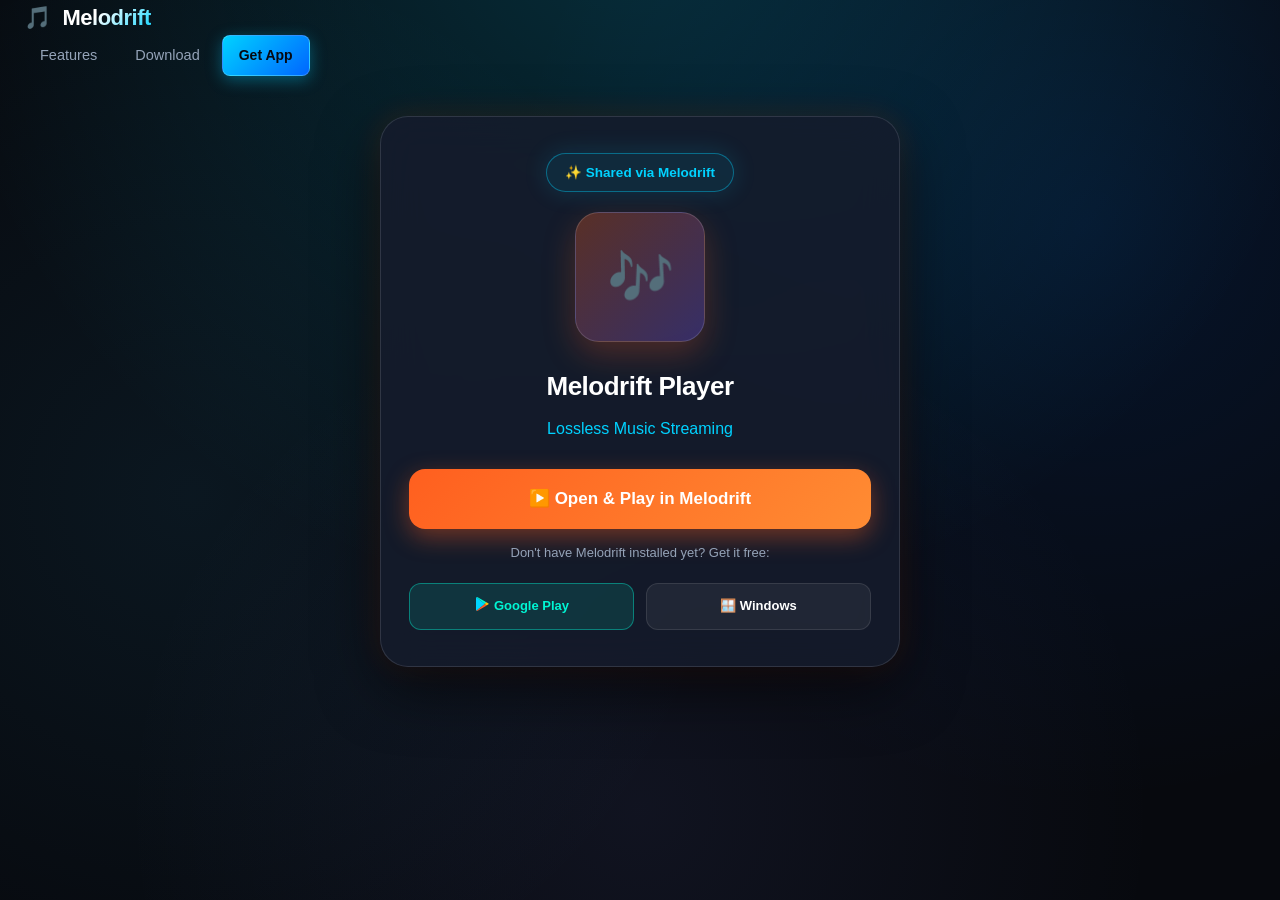
<file: play/index.html>
<!DOCTYPE html>
<html lang="en">
<head>
  <meta charset="UTF-8">
  <meta name="viewport" content="width=device-width, initial-scale=1.0">
  <title>Listen on Melodrift</title>
  <meta name="description" content="Listen to this track on Melodrift — Ultra-Fast, Ad-Free & Cloud Synced Music Player.">
  <meta property="og:type" content="music.song">
  <meta property="og:site_name" content="Melodrift">
  <meta property="og:title" content="Listen on Melodrift">
  <meta property="og:description" content="Listen to songs with ultra-fast streaming and crystal clear audio on Melodrift 🎵">
  <meta property="og:image" content="https://melodrift.rajeevupadhyay.com/images/melodrift.png">
  <meta property="og:url" content="https://melodrift.rajeevupadhyay.com/play">
  <meta name="twitter:card" content="summary_large_image">
  <meta name="twitter:title" content="Listen on Melodrift">
  <meta name="twitter:description" content="Listen to songs with ultra-fast streaming and crystal clear audio on Melodrift 🎵">
  <meta name="twitter:image" content="https://melodrift.rajeevupadhyay.com/images/melodrift.png">
  <meta name="theme-color" content="#FF5F1F">
  <meta http-equiv="Content-Security-Policy" content="default-src 'self'; script-src 'self' 'unsafe-inline'; style-src 'self' 'unsafe-inline' https://fonts.googleapis.com; font-src 'self' https://fonts.gstatic.com; img-src 'self' data: https:; connect-src 'self' https://melodrift-api.vercel.app https://melodrift.softcorpllc.workers.dev; base-uri 'self'; form-action 'self';">
  <meta http-equiv="X-Content-Type-Options" content="nosniff">
  <meta name="referrer" content="strict-origin-when-cross-origin">
  <link rel="stylesheet" href="/style.css">
  <link rel="preconnect" href="https://fonts.googleapis.com">
  <link rel="preconnect" href="https://fonts.gstatic.com" crossorigin>
  <link href="https://fonts.googleapis.com/css2?family=Inter:wght@400;500;600;700;800;900&display=swap" rel="stylesheet">
  <link rel="icon" type="image/png" href="/favicon.png">
  <style>
    .share-card {
      background: rgba(22, 28, 44, 0.85);
      border: 1px solid rgba(255, 255, 255, 0.12);
      border-radius: 28px;
      padding: 36px 28px;
      max-width: 520px;
      margin: 40px auto;
      text-align: center;
      box-shadow: 0 20px 60px rgba(0, 0, 0, 0.6), 0 0 30px rgba(255, 95, 31, 0.15);
      backdrop-filter: blur(20px);
    }
    .track-art-box {
      width: 130px;
      height: 130px;
      margin: 0 auto 24px;
      border-radius: 24px;
      background: linear-gradient(135deg, rgba(255, 95, 31, 0.3), rgba(139, 92, 246, 0.3));
      display: flex;
      align-items: center;
      justify-content: center;
      font-size: 54px;
      box-shadow: 0 12px 32px rgba(255, 95, 31, 0.25);
      border: 1px solid rgba(255, 255, 255, 0.15);
    }
    .track-title {
      font-size: 26px;
      font-weight: 800;
      margin-bottom: 8px;
      color: #FFFFFF;
      letter-spacing: -0.5px;
      word-break: break-word;
    }
    .track-artist {
      font-size: 16px;
      font-weight: 500;
      color: var(--primary);
      margin-bottom: 28px;
    }
    .btn-open-app {
      display: flex;
      align-items: center;
      justify-content: center;
      gap: 10px;
      background: linear-gradient(135deg, #FF5F1F, #FF8C33);
      color: #FFFFFF;
      font-weight: 700;
      font-size: 17px;
      padding: 16px 28px;
      border-radius: 16px;
      text-decoration: none;
      box-shadow: 0 8px 24px rgba(255, 95, 31, 0.4);
      transition: all 0.2s ease;
      margin-bottom: 14px;
    }
    .btn-open-app:hover {
      transform: translateY(-2px);
      box-shadow: 0 12px 30px rgba(255, 95, 31, 0.55);
    }
    .store-buttons {
      display: grid;
      grid-template-columns: 1fr 1fr;
      gap: 12px;
      margin-top: 20px;
    }
    .btn-store {
      display: flex;
      align-items: center;
      justify-content: center;
      gap: 8px;
      background: rgba(255, 255, 255, 0.06);
      border: 1px solid rgba(255, 255, 255, 0.1);
      color: #FFFFFF;
      font-size: 13px;
      font-weight: 600;
      padding: 12px 14px;
      border-radius: 12px;
      text-decoration: none;
      transition: all 0.2s ease;
    }
    .btn-playstore {
      background: rgba(0, 245, 212, 0.12);
      border: 1px solid rgba(0, 245, 212, 0.4);
      color: #00F5D4;
      font-weight: 700;
    }
    .btn-playstore:hover {
      background: rgba(0, 245, 212, 0.22);
      border-color: rgba(0, 245, 212, 0.7);
      transform: translateY(-2px);
    }
  </style>
</head>
<body>

  <!-- Navigation -->
  <header class="container">
    <nav class="navbar">
      <a href="index.html" class="brand" style="text-decoration: none;">
        <div class="brand-icon">🎵</div>
        <span>Melodrift</span>
      </a>
      <div class="nav-links">
        <a href="index.html#features">Features</a>
        <a href="index.html#download">Download</a>
        <a href="index.html" class="btn-nav">Get App</a>
      </div>
    </nav>
  </header>

  <main class="container">
    <div class="share-card">
      <div class="badge" style="margin-bottom: 20px;">
        <span>✨ Shared via Melodrift</span>
      </div>

      <div class="track-art-box" id="artBox">
        🎶
      </div>

      <h1 class="track-title" id="trackTitle">Loading song…</h1>
      <p class="track-artist" id="trackArtist">Please wait</p>

      <a href="#" id="openAppBtn" class="btn-open-app">
        <span>▶️ Open & Play in Melodrift</span>
      </a>

      <div style="font-size: 13px; color: var(--text-muted); margin-top: 14px;">
        Don't have Melodrift installed yet? Get it free:
      </div>

      <div class="store-buttons" style="grid-template-columns: repeat(auto-fit, minmax(130px, 1fr));">
        <a href="https://play.google.com/store/apps/details?id=com.melodrift" target="_blank" rel="noopener noreferrer" class="btn-store btn-playstore">
          <span><svg width="16" height="16" viewBox="0 0 24 24" fill="none" style="vertical-align: -2px; margin-right: 4px;"><path d="M3.6 1.8l12.7 10.2L3.6 22.2c-.4-.4-.6-1-.6-1.7V3.5c0-.7.2-1.3.6-1.7z" fill="#00D4FF"/><path d="M16.3 12L3.6 1.8c.2-.2.5-.3.9-.3.6 0 1.2.3 1.7.7l12.3 7-2.2 2.8z" fill="#00F5D4"/><path d="M18.5 9.2l2.7 1.5c1 .6 1 1.6 0 2.2l-2.7 1.5-2.6-2.4 2.6-2.8z" fill="#FFC107"/><path d="M16.3 12l2.2 2.8-12.3 7c-.5.4-1.1.7-1.7.7-.4 0-.7-.1-.9-.3L16.3 12z" fill="#FF5722"/></svg>Google Play</span>
        </a>
        <a href="https://apps.microsoft.com/detail/9NTMFZ12Q80S?hl=en-us&gl=IN&ocid=pdpshare" target="_blank" rel="noopener noreferrer" class="btn-store">
          <span>🪟 Windows</span>
        </a>
      </div>
    </div>
  </main>

  <script>
    const params = new URLSearchParams(window.location.search);
    const songId = params.get('id') || '';
    let title = params.get('title') || '';
    let artist = params.get('artist') || '';
    let art = params.get('art') || '';

    function updateUI(sTitle, sArtist, sArt) {
      document.getElementById('trackTitle').textContent = sTitle || 'Selected Track';
      document.getElementById('trackArtist').textContent = sArtist || 'Melodrift Music';
      document.title = `${sTitle || 'Track'} - ${sArtist || 'Melodrift'} | Melodrift`;

      if (sArt) {
        try {
          const parsedUrl = new URL(sArt);
          if (parsedUrl.protocol === 'https:') {
            const artBox = document.getElementById('artBox');
            artBox.style.padding = '0';
            artBox.style.overflow = 'hidden';
            const img = document.createElement('img');
            img.src = parsedUrl.href;
            img.alt = sTitle || 'Album Art';
            img.style.width = '100%';
            img.style.height = '100%';
            img.style.objectFit = 'cover';
            img.style.borderRadius = '24px';
            img.referrerPolicy = 'no-referrer';
            artBox.replaceChildren(img);
          }
        } catch (_) {}
      }

      const deepLink = `melodrift://play?id=${encodeURIComponent(songId)}&title=${encodeURIComponent(sTitle)}&artist=${encodeURIComponent(sArtist)}`;
      document.getElementById('openAppBtn').href = deepLink;

      // Automatically attempt to launch app on mobile devices
      if (/Android|iPhone|iPad|iPod/i.test(navigator.userAgent)) {
        setTimeout(() => {
          window.location.href = deepLink;
        }, 350);
      }
    }

    if (title || artist || art) {
      updateUI(title, artist, art);
    } else if (songId) {
      const cleanId = songId.startsWith('jiosaavn_')
        ? songId.replace('jiosaavn_', '')
        : (songId.startsWith('MD-') ? songId.replace('MD-', '') : songId);
      const fetchTrack = (url) => fetch(url).then(res => res.json());
      fetchTrack(`https://melodrift-api.vercel.app/api/songs?ids=${encodeURIComponent(cleanId)}`)
        .catch(() => fetchTrack(`https://melodrift.softcorpllc.workers.dev/api/songs?ids=${encodeURIComponent(cleanId)}`))
        .then(data => {
          if (data && data.data && data.data.length > 0) {
            const track = data.data[0];
            const fetchedTitle = (track.name || '').replace(/&quot;/g, '"').replace(/&#039;/g, "'").replace(/&amp;/g, '&');
            let fetchedArtist = '';
            if (track.artists && Array.isArray(track.artists.primary)) {
              fetchedArtist = track.artists.primary.map(a => a.name).join(', ');
            }
            let fetchedArt = '';
            if (track.image && Array.isArray(track.image) && track.image.length > 0) {
              fetchedArt = track.image[track.image.length - 1].url || track.image[track.image.length - 1].link || '';
            }
            updateUI(fetchedTitle, fetchedArtist, fetchedArt);
          } else {
            updateUI('Melodrift Track', 'High-Fidelity Audio', '');
          }
        })
        .catch(() => {
          updateUI('Melodrift Track', 'High-Fidelity Audio', '');
        });
    } else {
      updateUI('Melodrift Player', 'Lossless Music Streaming', '');
    }
  </script>
</body>
</html>
</file>
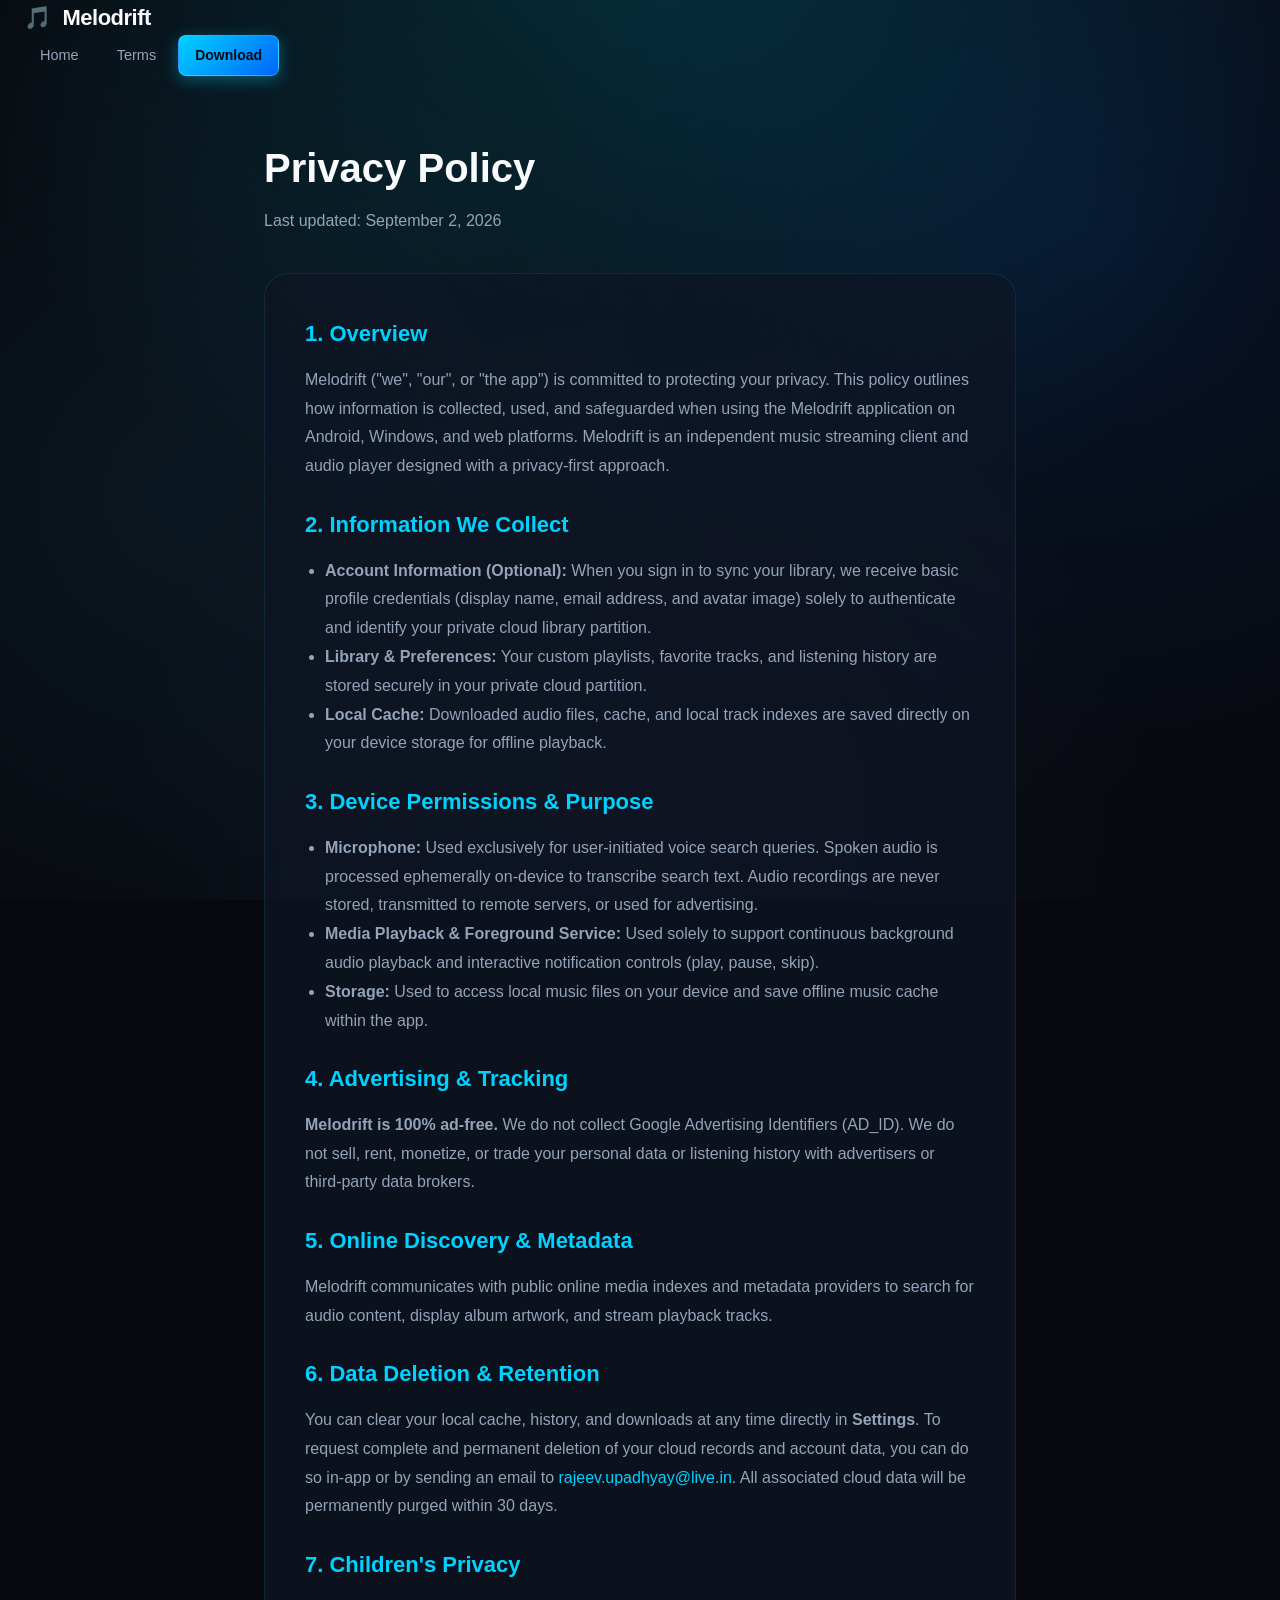
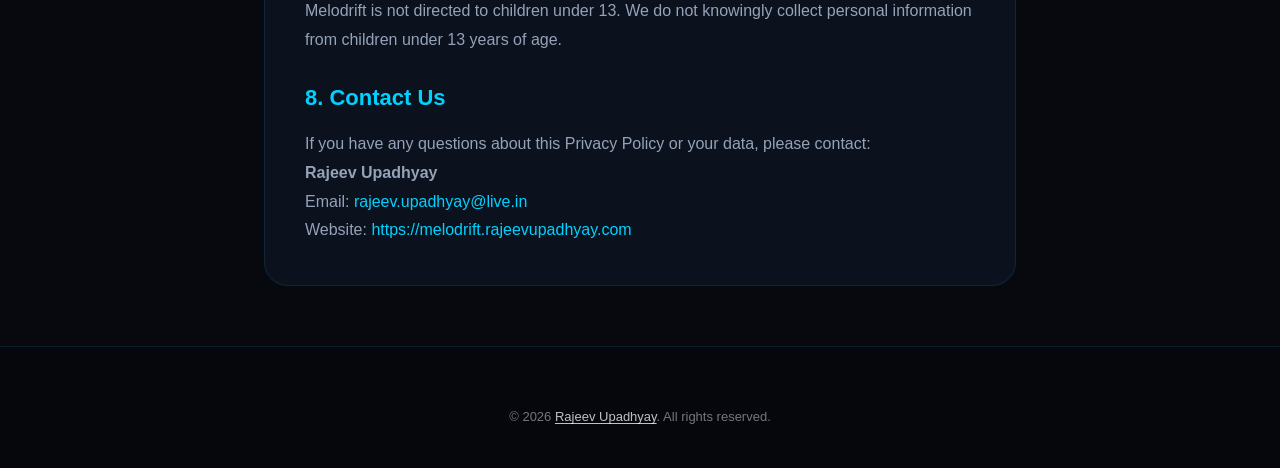
<file: privacy-policy.html>
<!DOCTYPE html>
<html lang="en">
<head>
  <meta charset="UTF-8">
  <meta name="viewport" content="width=device-width, initial-scale=1.0">
  <title>Privacy Policy — Melodrift</title>
  <meta http-equiv="Content-Security-Policy" content="default-src 'self'; style-src 'self' 'unsafe-inline' https://fonts.googleapis.com; font-src 'self' https://fonts.gstatic.com; img-src 'self' data: https:; connect-src 'self'; base-uri 'self'; form-action 'none';">
  <meta http-equiv="X-Content-Type-Options" content="nosniff">
  <meta name="referrer" content="strict-origin-when-cross-origin">
  <link rel="stylesheet" href="/style.css?v=2.1">
  <link rel="preconnect" href="https://fonts.googleapis.com">
  <link rel="preconnect" href="https://fonts.gstatic.com" crossorigin>
  <link href="https://fonts.googleapis.com/css2?family=Inter:wght@400;500;600;700;800&display=swap" rel="stylesheet">
  <link rel="icon" type="image/png" href="/favicon.png?v=2.1">
</head>
<body>

  <header class="container">
    <nav class="navbar">
      <div class="brand">
        <div class="brand-icon">🎵</div>
        <a href="index.html">Melodrift</a>
      </div>
      <div class="nav-links">
        <a href="index.html">Home</a>
        <a href="terms.html">Terms</a>
        <a href="index.html#download" class="btn-nav">Download</a>
      </div>
    </nav>
  </header>

  <main class="container" style="max-width: 800px; padding: 60px 24px;">
    <h1 style="font-size: 40px; font-weight: 900; margin-bottom: 8px;">Privacy Policy</h1>
    <p style="color: var(--text-muted); margin-bottom: 40px;">Last updated: September 2, 2026</p>

    <div style="background: var(--bg-card); border: 1px solid var(--border); border-radius: var(--radius-lg); padding: 40px; line-height: 1.8;">
      <h2 style="font-size: 22px; margin-bottom: 12px; color: var(--primary);">1. Overview</h2>
      <p style="margin-bottom: 24px; color: var(--text-muted);">
        Melodrift ("we", "our", or "the app") is committed to protecting your privacy. This policy outlines how information is collected, used, and safeguarded when using the Melodrift application on Android, Windows, and web platforms. Melodrift is an independent music streaming client and audio player designed with a privacy-first approach.
      </p>

      <h2 style="font-size: 22px; margin-bottom: 12px; color: var(--primary);">2. Information We Collect</h2>
      <ul style="margin-bottom: 24px; padding-left: 20px; color: var(--text-muted);">
        <li><strong>Account Information (Optional):</strong> When you sign in to sync your library, we receive basic profile credentials (display name, email address, and avatar image) solely to authenticate and identify your private cloud library partition.</li>
        <li><strong>Library & Preferences:</strong> Your custom playlists, favorite tracks, and listening history are stored securely in your private cloud partition.</li>
        <li><strong>Local Cache:</strong> Downloaded audio files, cache, and local track indexes are saved directly on your device storage for offline playback.</li>
      </ul>

      <h2 style="font-size: 22px; margin-bottom: 12px; color: var(--primary);">3. Device Permissions & Purpose</h2>
      <ul style="margin-bottom: 24px; padding-left: 20px; color: var(--text-muted);">
        <li><strong>Microphone:</strong> Used exclusively for user-initiated voice search queries. Spoken audio is processed ephemerally on-device to transcribe search text. Audio recordings are never stored, transmitted to remote servers, or used for advertising.</li>
        <li><strong>Media Playback & Foreground Service:</strong> Used solely to support continuous background audio playback and interactive notification controls (play, pause, skip).</li>
        <li><strong>Storage:</strong> Used to access local music files on your device and save offline music cache within the app.</li>
      </ul>

      <h2 style="font-size: 22px; margin-bottom: 12px; color: var(--primary);">4. Advertising & Tracking</h2>
      <p style="margin-bottom: 24px; color: var(--text-muted);">
        <strong>Melodrift is 100% ad-free.</strong> We do not collect Google Advertising Identifiers (AD_ID). We do not sell, rent, monetize, or trade your personal data or listening history with advertisers or third-party data brokers.
      </p>

      <h2 style="font-size: 22px; margin-bottom: 12px; color: var(--primary);">5. Online Discovery & Metadata</h2>
      <p style="margin-bottom: 24px; color: var(--text-muted);">
        Melodrift communicates with public online media indexes and metadata providers to search for audio content, display album artwork, and stream playback tracks.
      </p>

      <h2 style="font-size: 22px; margin-bottom: 12px; color: var(--primary);">6. Data Deletion & Retention</h2>
      <p style="margin-bottom: 24px; color: var(--text-muted);">
        You can clear your local cache, history, and downloads at any time directly in <strong>Settings</strong>. To request complete and permanent deletion of your cloud records and account data, you can do so in-app or by sending an email to <a href="mailto:rajeev.upadhyay@live.in" style="color: var(--primary);">rajeev.upadhyay@live.in</a>. All associated cloud data will be permanently purged within 30 days.
      </p>

      <h2 style="font-size: 22px; margin-bottom: 12px; color: var(--primary);">7. Children's Privacy</h2>
      <p style="margin-bottom: 24px; color: var(--text-muted);">
        Melodrift is not directed to children under 13. We do not knowingly collect personal information from children under 13 years of age.
      </p>

      <h2 style="font-size: 22px; margin-bottom: 12px; color: var(--primary);">8. Contact Us</h2>
      <p style="color: var(--text-muted);">
        If you have any questions about this Privacy Policy or your data, please contact:<br>
        <strong>Rajeev Upadhyay</strong><br>
        Email: <a href="mailto:rajeev.upadhyay@live.in" style="color: var(--primary);">rajeev.upadhyay@live.in</a><br>
        Website: <a href="https://melodrift.rajeevupadhyay.com" style="color: var(--primary);">https://melodrift.rajeevupadhyay.com</a>
      </p>
    </div>
  </main>

  <footer class="footer">
    <div class="container">
      <p style="text-align: center; font-size: 13px; color: rgba(255, 255, 255, 0.45);">
        &copy; 2026 <a href="https://rajeevupadhyay.com" target="_blank" rel="noopener noreferrer" style="color: rgba(255, 255, 255, 0.75); text-decoration: underline; text-underline-offset: 2px;">Rajeev Upadhyay</a>. All rights reserved.
      </p>
    </div>
  </footer>

</body>
</html>
</file>
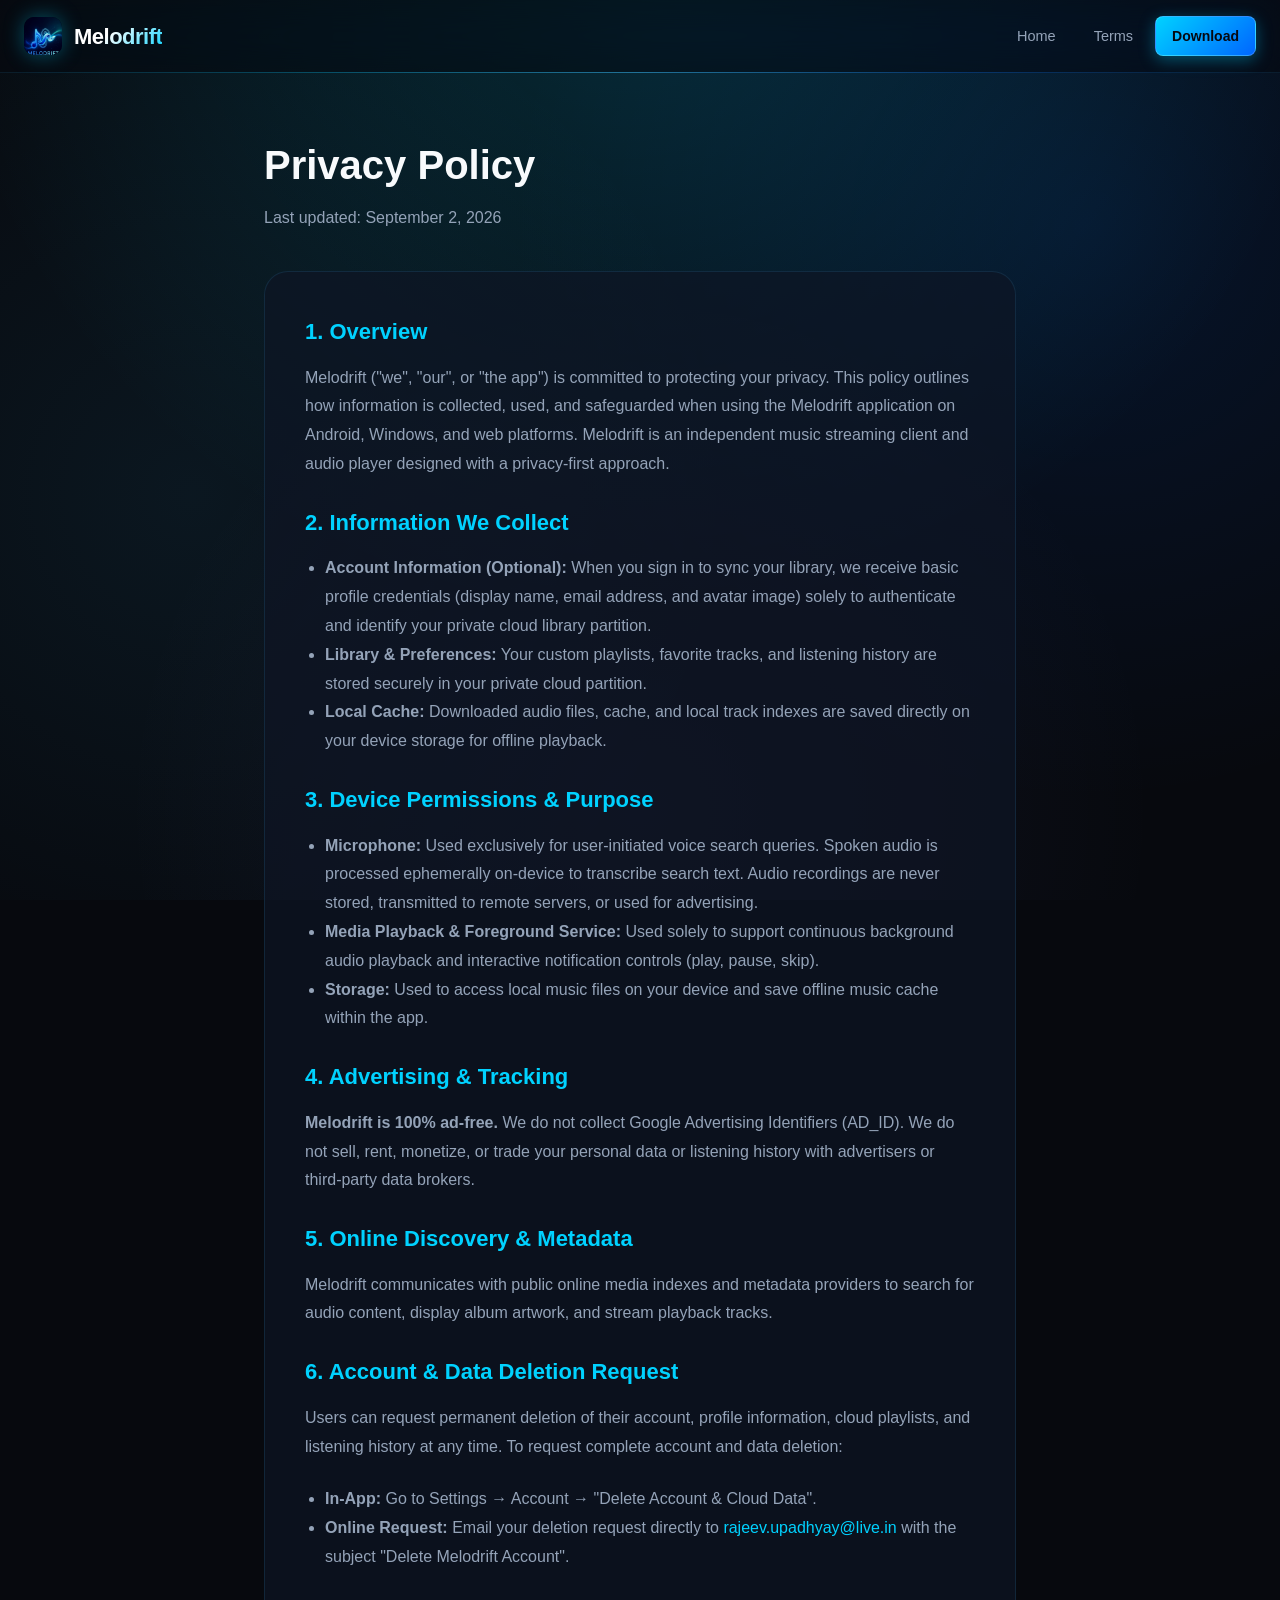
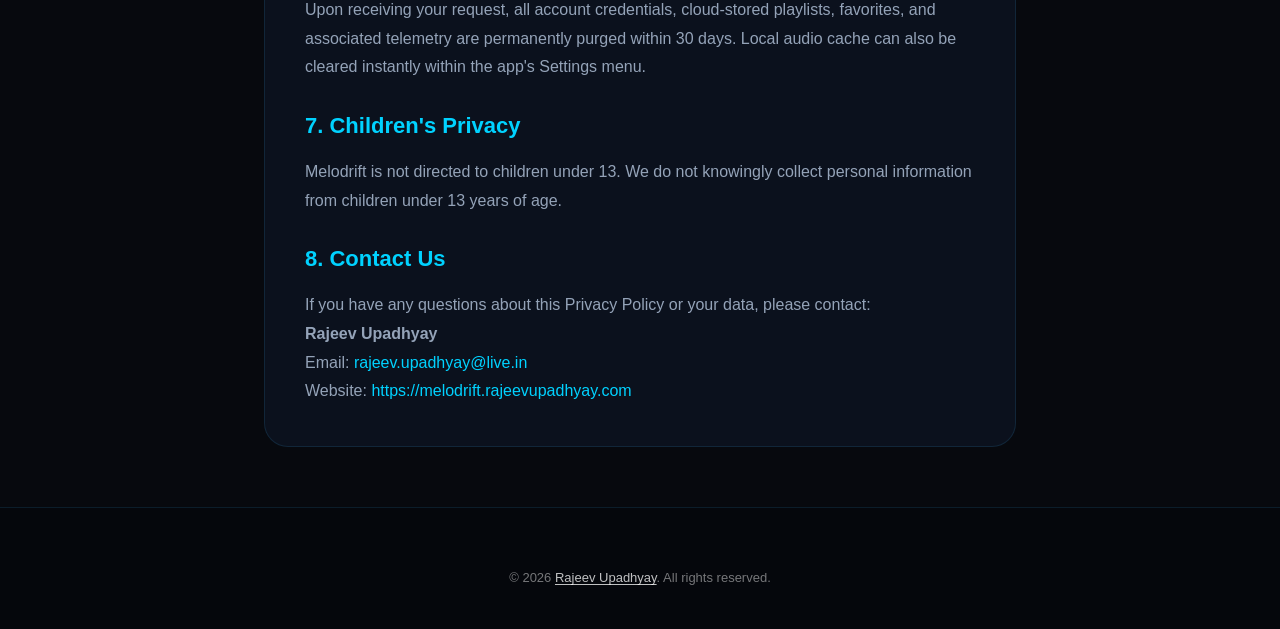
<file: privacy.html>
<!DOCTYPE html>
<html lang="en">
<head>
  <meta charset="UTF-8">
  <meta name="viewport" content="width=device-width, initial-scale=1.0">
  <title>Privacy Policy — Melodrift</title>
  <meta http-equiv="Content-Security-Policy" content="default-src 'self'; style-src 'self' 'unsafe-inline' https://fonts.googleapis.com; font-src 'self' https://fonts.gstatic.com; img-src 'self' data: https:; connect-src 'self'; base-uri 'self'; form-action 'none';">
  <meta http-equiv="X-Content-Type-Options" content="nosniff">
  <meta name="referrer" content="strict-origin-when-cross-origin">
  <link rel="stylesheet" href="/style.css?v=2.1">
  <link rel="preconnect" href="https://fonts.googleapis.com">
  <link rel="preconnect" href="https://fonts.gstatic.com" crossorigin>
  <link href="https://fonts.googleapis.com/css2?family=Inter:wght@400;500;600;700;800&display=swap" rel="stylesheet">
  <link rel="icon" type="image/png" href="/favicon.png?v=2.1">
</head>
<body>

  <header class="site-header">
    <div class="container navbar-container">
      <a href="index.html" class="brand">
        <img src="logo_emblem.png" alt="Melodrift Logo" class="brand-logo">
        <span>Melodrift</span>
      </a>
      <nav class="nav-links">
        <a href="index.html">Home</a>
        <a href="terms.html">Terms</a>
        <a href="index.html#download" class="btn-nav">Download</a>
      </nav>
    </div>
  </header>

  <main class="container" style="max-width: 800px; padding: 60px 24px;">
    <h1 style="font-size: 40px; font-weight: 900; margin-bottom: 8px;">Privacy Policy</h1>
    <p style="color: var(--text-muted); margin-bottom: 40px;">Last updated: September 2, 2026</p>

    <div style="background: var(--bg-card); border: 1px solid var(--border); border-radius: var(--radius-lg); padding: 40px; line-height: 1.8;">
      <h2 style="font-size: 22px; margin-bottom: 12px; color: var(--primary);">1. Overview</h2>
      <p style="margin-bottom: 24px; color: var(--text-muted);">
        Melodrift ("we", "our", or "the app") is committed to protecting your privacy. This policy outlines how information is collected, used, and safeguarded when using the Melodrift application on Android, Windows, and web platforms. Melodrift is an independent music streaming client and audio player designed with a privacy-first approach.
      </p>

      <h2 style="font-size: 22px; margin-bottom: 12px; color: var(--primary);">2. Information We Collect</h2>
      <ul style="margin-bottom: 24px; padding-left: 20px; color: var(--text-muted);">
        <li><strong>Account Information (Optional):</strong> When you sign in to sync your library, we receive basic profile credentials (display name, email address, and avatar image) solely to authenticate and identify your private cloud library partition.</li>
        <li><strong>Library & Preferences:</strong> Your custom playlists, favorite tracks, and listening history are stored securely in your private cloud partition.</li>
        <li><strong>Local Cache:</strong> Downloaded audio files, cache, and local track indexes are saved directly on your device storage for offline playback.</li>
      </ul>

      <h2 style="font-size: 22px; margin-bottom: 12px; color: var(--primary);">3. Device Permissions & Purpose</h2>
      <ul style="margin-bottom: 24px; padding-left: 20px; color: var(--text-muted);">
        <li><strong>Microphone:</strong> Used exclusively for user-initiated voice search queries. Spoken audio is processed ephemerally on-device to transcribe search text. Audio recordings are never stored, transmitted to remote servers, or used for advertising.</li>
        <li><strong>Media Playback & Foreground Service:</strong> Used solely to support continuous background audio playback and interactive notification controls (play, pause, skip).</li>
        <li><strong>Storage:</strong> Used to access local music files on your device and save offline music cache within the app.</li>
      </ul>

      <h2 style="font-size: 22px; margin-bottom: 12px; color: var(--primary);">4. Advertising & Tracking</h2>
      <p style="margin-bottom: 24px; color: var(--text-muted);">
        <strong>Melodrift is 100% ad-free.</strong> We do not collect Google Advertising Identifiers (AD_ID). We do not sell, rent, monetize, or trade your personal data or listening history with advertisers or third-party data brokers.
      </p>

      <h2 style="font-size: 22px; margin-bottom: 12px; color: var(--primary);">5. Online Discovery & Metadata</h2>
      <p style="margin-bottom: 24px; color: var(--text-muted);">
        Melodrift communicates with public online media indexes and metadata providers to search for audio content, display album artwork, and stream playback tracks.
      </p>

      <h2 id="data-deletion" style="font-size: 22px; margin-bottom: 12px; color: var(--primary);">6. Account & Data Deletion Request</h2>
      <p style="margin-bottom: 24px; color: var(--text-muted);">
        Users can request permanent deletion of their account, profile information, cloud playlists, and listening history at any time. To request complete account and data deletion:
      </p>
      <ul style="margin-bottom: 24px; padding-left: 20px; color: var(--text-muted);">
        <li><strong>In-App:</strong> Go to Settings → Account → "Delete Account & Cloud Data".</li>
        <li><strong>Online Request:</strong> Email your deletion request directly to <a href="mailto:rajeev.upadhyay@live.in" style="color: var(--primary);">rajeev.upadhyay@live.in</a> with the subject "Delete Melodrift Account".</li>
      </ul>
      <p style="margin-bottom: 24px; color: var(--text-muted);">
        Upon receiving your request, all account credentials, cloud-stored playlists, favorites, and associated telemetry are permanently purged within 30 days. Local audio cache can also be cleared instantly within the app's Settings menu.
      </p>

      <h2 style="font-size: 22px; margin-bottom: 12px; color: var(--primary);">7. Children's Privacy</h2>
      <p style="margin-bottom: 24px; color: var(--text-muted);">
        Melodrift is not directed to children under 13. We do not knowingly collect personal information from children under 13 years of age.
      </p>

      <h2 style="font-size: 22px; margin-bottom: 12px; color: var(--primary);">8. Contact Us</h2>
      <p style="color: var(--text-muted);">
        If you have any questions about this Privacy Policy or your data, please contact:<br>
        <strong>Rajeev Upadhyay</strong><br>
        Email: <a href="mailto:rajeev.upadhyay@live.in" style="color: var(--primary);">rajeev.upadhyay@live.in</a><br>
        Website: <a href="https://melodrift.rajeevupadhyay.com" style="color: var(--primary);">https://melodrift.rajeevupadhyay.com</a>
      </p>
    </div>
  </main>

  <footer class="footer">
    <div class="container">
      <p style="text-align: center; font-size: 13px; color: rgba(255, 255, 255, 0.45);">
        &copy; 2026 <a href="https://rajeevupadhyay.com" target="_blank" rel="noopener noreferrer" style="color: rgba(255, 255, 255, 0.75); text-decoration: underline; text-underline-offset: 2px;">Rajeev Upadhyay</a>. All rights reserved.
      </p>
    </div>
  </footer>

</body>
</html>
</file>
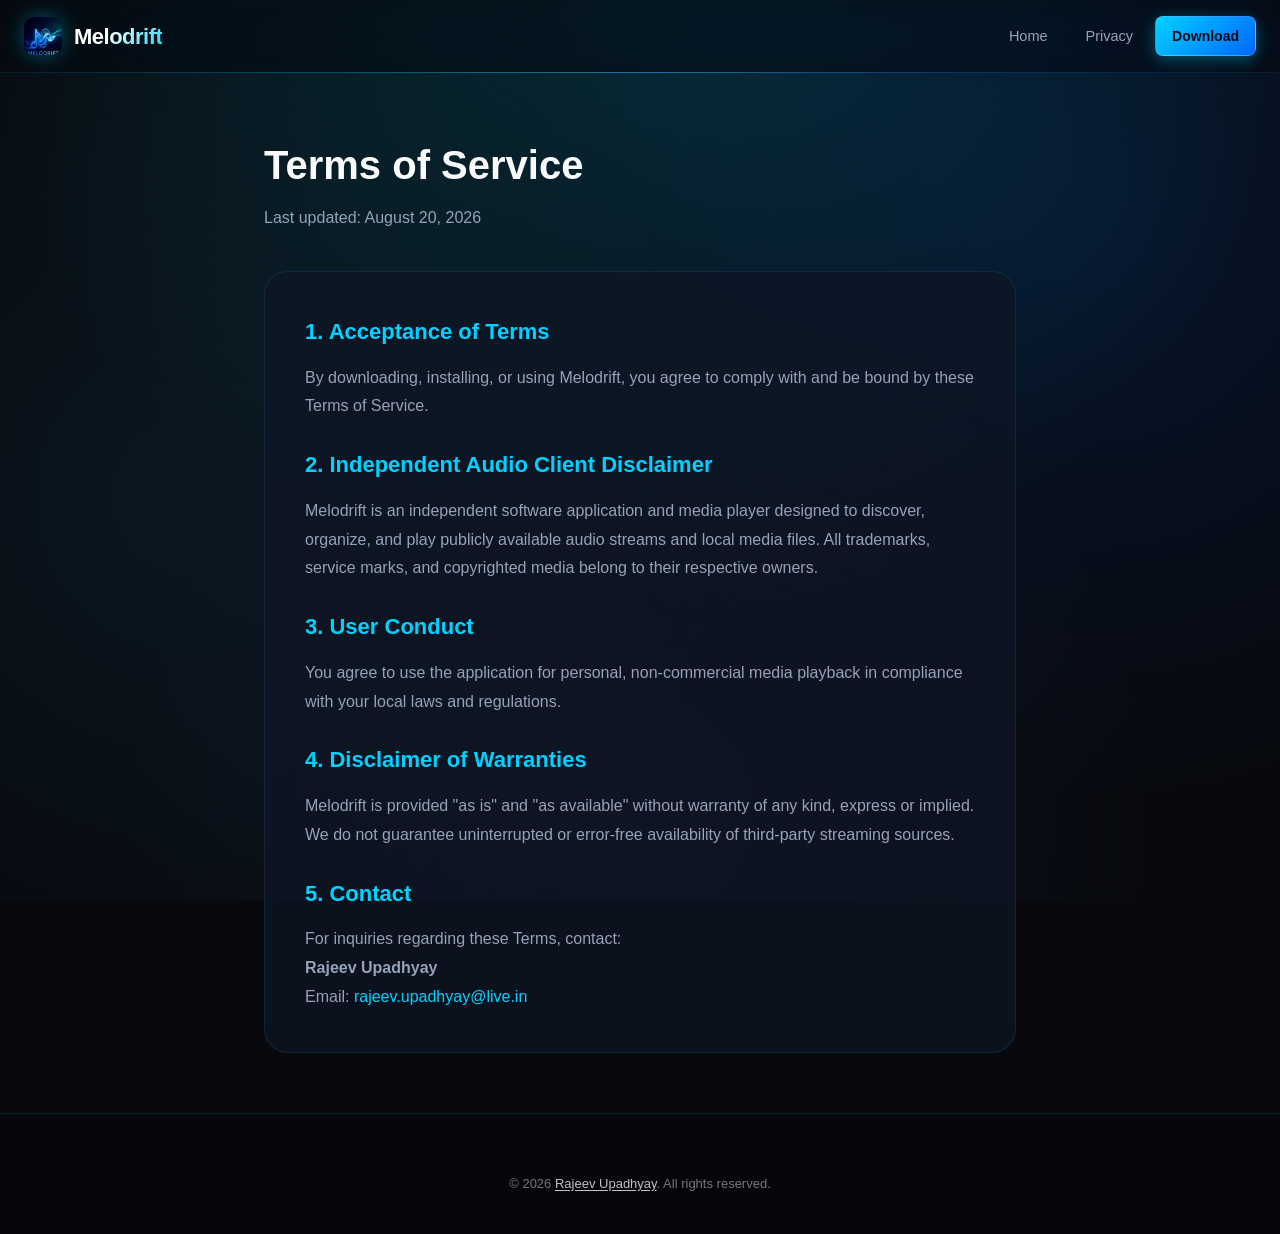
<file: terms.html>
<!DOCTYPE html>
<html lang="en">
<head>
  <meta charset="UTF-8">
  <meta name="viewport" content="width=device-width, initial-scale=1.0">
  <title>Terms of Service — Melodrift</title>
  <meta http-equiv="Content-Security-Policy" content="default-src 'self'; style-src 'self' 'unsafe-inline' https://fonts.googleapis.com; font-src 'self' https://fonts.gstatic.com; img-src 'self' data: https:; connect-src 'self'; base-uri 'self'; form-action 'none';">
  <meta http-equiv="X-Content-Type-Options" content="nosniff">
  <meta name="referrer" content="strict-origin-when-cross-origin">
  <link rel="stylesheet" href="/style.css?v=2.1">
  <link rel="preconnect" href="https://fonts.googleapis.com">
  <link rel="preconnect" href="https://fonts.gstatic.com" crossorigin>
  <link href="https://fonts.googleapis.com/css2?family=Inter:wght@400;500;600;700;800&display=swap" rel="stylesheet">
  <link rel="icon" type="image/png" href="/favicon.png?v=2.1">
</head>
<body>

  <header class="site-header">
    <div class="container navbar-container">
      <a href="index.html" class="brand">
        <img src="logo_emblem.png" alt="Melodrift Logo" class="brand-logo">
        <span>Melodrift</span>
      </a>
      <nav class="nav-links">
        <a href="index.html">Home</a>
        <a href="privacy.html">Privacy</a>
        <a href="index.html#download" class="btn-nav">Download</a>
      </nav>
    </div>
  </header>

  <main class="container" style="max-width: 800px; padding: 60px 24px;">
    <h1 style="font-size: 40px; font-weight: 900; margin-bottom: 8px;">Terms of Service</h1>
    <p style="color: var(--text-muted); margin-bottom: 40px;">Last updated: August 20, 2026</p>

    <div style="background: var(--bg-card); border: 1px solid var(--border); border-radius: var(--radius-lg); padding: 40px; line-height: 1.8;">
      <h2 style="font-size: 22px; margin-bottom: 12px; color: var(--primary);">1. Acceptance of Terms</h2>
      <p style="margin-bottom: 24px; color: var(--text-muted);">
        By downloading, installing, or using Melodrift, you agree to comply with and be bound by these Terms of Service.
      </p>

      <h2 style="font-size: 22px; margin-bottom: 12px; color: var(--primary);">2. Independent Audio Client Disclaimer</h2>
      <p style="margin-bottom: 24px; color: var(--text-muted);">
        Melodrift is an independent software application and media player designed to discover, organize, and play publicly available audio streams and local media files. All trademarks, service marks, and copyrighted media belong to their respective owners.
      </p>

      <h2 style="font-size: 22px; margin-bottom: 12px; color: var(--primary);">3. User Conduct</h2>
      <p style="margin-bottom: 24px; color: var(--text-muted);">
        You agree to use the application for personal, non-commercial media playback in compliance with your local laws and regulations.
      </p>

      <h2 style="font-size: 22px; margin-bottom: 12px; color: var(--primary);">4. Disclaimer of Warranties</h2>
      <p style="margin-bottom: 24px; color: var(--text-muted);">
        Melodrift is provided "as is" and "as available" without warranty of any kind, express or implied. We do not guarantee uninterrupted or error-free availability of third-party streaming sources.
      </p>

      <h2 style="font-size: 22px; margin-bottom: 12px; color: var(--primary);">5. Contact</h2>
      <p style="color: var(--text-muted);">
        For inquiries regarding these Terms, contact:<br>
        <strong>Rajeev Upadhyay</strong><br>
        Email: <a href="mailto:rajeev.upadhyay@live.in" style="color: var(--primary);">rajeev.upadhyay@live.in</a>
      </p>
    </div>
  </main>

  <footer class="footer">
    <div class="container">
      <p style="text-align: center; font-size: 13px; color: rgba(255, 255, 255, 0.45);">
        &copy; 2026 <a href="https://rajeevupadhyay.com" target="_blank" rel="noopener noreferrer" style="color: rgba(255, 255, 255, 0.75); text-decoration: underline; text-underline-offset: 2px;">Rajeev Upadhyay</a>. All rights reserved.
      </p>
    </div>
  </footer>

</body>
</html>
</file>
<file: style.css>
:root {
  --bg-dark: #07090E;
  --bg-surface: #0E131F;
  --bg-card: rgba(15, 22, 36, 0.72);
  --bg-card-hover: rgba(22, 33, 54, 0.88);
  --primary: #00D2FF;
  --primary-dark: #0066FF;
  --primary-glow: rgba(0, 210, 255, 0.35);
  --accent: #38BDF8;
  --accent-purple: #818CF8;
  --text-main: #F8FAFC;
  --text-muted: #94A3B8;
  --text-dim: #64748B;
  --border: rgba(56, 189, 248, 0.12);
  --border-highlight: rgba(0, 210, 255, 0.4);
  --border-active: #00D2FF;
  --radius-xl: 32px;
  --radius-lg: 24px;
  --radius-md: 16px;
  --radius-sm: 10px;
  --font-sans: 'Plus Jakarta Sans', 'Inter', -apple-system, BlinkMacSystemFont, 'Segoe UI', Roboto, sans-serif;
  --font-mono: 'JetBrains Mono', SFMono-Regular, Menlo, Monaco, Consolas, monospace;
  --shadow-glow: 0 12px 40px rgba(0, 210, 255, 0.22);
}

[data-theme="light"] {
  --bg-dark: #F5F8FC;
  --bg-surface: #FFFFFF;
  --bg-card: rgba(255, 255, 255, 0.9);
  --bg-card-hover: #FFFFFF;
  --primary: #0070F3;
  --primary-dark: #0051B3;
  --primary-glow: rgba(0, 112, 243, 0.25);
  --accent: #0284C7;
  --accent-purple: #6366F1;
  --text-main: #0B132B;
  --text-muted: #475569;
  --text-dim: #64748B;
  --border: rgba(0, 112, 243, 0.15);
  --border-highlight: rgba(0, 112, 243, 0.45);
  --border-active: #0070F3;
  --shadow-glow: 0 12px 35px rgba(0, 112, 243, 0.15);
}

* {
  margin: 0;
  padding: 0;
  box-sizing: border-box;
}

html {
  scroll-behavior: smooth;
}

body {
  font-family: var(--font-sans);
  background-color: var(--bg-dark);
  color: var(--text-main);
  line-height: 1.6;
  overflow-x: hidden;
  background-image: 
    radial-gradient(circle at 50% -10%, rgba(0, 210, 255, 0.18) 0%, transparent 60%),
    radial-gradient(circle at 85% 25%, rgba(0, 102, 255, 0.12) 0%, transparent 45%),
    radial-gradient(circle at 15% 55%, rgba(56, 189, 248, 0.08) 0%, transparent 45%),
    radial-gradient(circle at 50% 90%, rgba(129, 140, 248, 0.08) 0%, transparent 50%);
  background-attachment: fixed;
  transition: background-color 0.35s ease, color 0.35s ease;
}

a {
  color: inherit;
  text-decoration: none;
}

.container {
  max-width: 1320px;
  margin: 0 auto;
  padding: 0 24px;
}

/* ── Navigation Header (Seamless Full-Width Glass) ───────────────────────── */
.site-header {
  position: sticky;
  top: 0;
  left: 0;
  width: 100%;
  z-index: 1000;
  background: rgba(7, 9, 14, 0.6);
  backdrop-filter: blur(24px) saturate(180%);
  -webkit-backdrop-filter: blur(24px) saturate(180%);
  border-bottom: 1px solid rgba(56, 189, 248, 0.1);
  transition: all 0.3s ease;
}

.site-header::after {
  content: '';
  position: absolute;
  bottom: -1px;
  left: 0;
  right: 0;
  height: 1px;
  background: linear-gradient(90deg, 
    transparent 0%, 
    rgba(0, 210, 255, 0.25) 25%, 
    rgba(56, 189, 248, 0.5) 50%, 
    rgba(0, 102, 255, 0.25) 75%, 
    transparent 100%);
  pointer-events: none;
}

.navbar-container {
  display: flex;
  justify-content: space-between;
  align-items: center;
  padding: 16px 24px;
}

.brand {
  display: flex;
  align-items: center;
  gap: 12px;
  font-size: 22px;
  font-weight: 800;
  letter-spacing: -0.5px;
}

.brand-logo {
  width: 38px;
  height: 38px;
  border-radius: 10px;
  object-fit: cover;
  box-shadow: 0 0 20px var(--primary-glow);
  transition: transform 0.3s cubic-bezier(0.34, 1.56, 0.64, 1);
}

.brand:hover .brand-logo {
  transform: scale(1.08) rotate(3deg);
}

.brand span {
  background: linear-gradient(135deg, #FFFFFF 40%, var(--primary) 100%);
  -webkit-background-clip: text;
  -webkit-text-fill-color: transparent;
}

.nav-links {
  display: flex;
  gap: 6px;
  align-items: center;
  font-size: 14.5px;
  font-weight: 500;
  color: var(--text-muted);
}

.nav-links a {
  padding: 8px 16px;
  border-radius: 8px;
  transition: all 0.2s ease;
}

.nav-links a:hover {
  color: #FFFFFF;
  background: rgba(255, 255, 255, 0.06);
}

.btn-nav {
  padding: 9px 20px;
  border-radius: var(--radius-sm);
  background: linear-gradient(135deg, var(--primary) 0%, var(--primary-dark) 100%);
  color: #060911 !important;
  font-weight: 700;
  font-size: 14px;
  box-shadow: 0 4px 16px var(--primary-glow);
  transition: all 0.25s;
  border: 1px solid rgba(255, 255, 255, 0.2);
}

.btn-nav:hover {
  transform: translateY(-2px);
  box-shadow: 0 6px 24px rgba(0, 210, 255, 0.55);
}

/* ── Theme Toggle Switch (Day / Night Mode) ─────────────────────────────── */
.nav-right-cluster {
  display: flex;
  align-items: center;
  gap: 16px;
}

.theme-toggle-btn {
  background: transparent;
  border: none;
  cursor: pointer;
  padding: 4px;
  display: inline-flex;
  align-items: center;
  justify-content: center;
  outline: none;
  border-radius: 999px;
  transition: transform 0.2s cubic-bezier(0.34, 1.56, 0.64, 1);
}

.theme-toggle-btn:hover {
  transform: scale(1.08);
}

.theme-toggle-track {
  position: relative;
  width: 58px;
  height: 30px;
  border-radius: 999px;
  background: rgba(14, 20, 32, 0.85);
  border: 1px solid var(--border-highlight);
  display: flex;
  align-items: center;
  justify-content: space-between;
  padding: 0 7px;
  box-shadow: inset 0 2px 6px rgba(0, 0, 0, 0.5), 0 0 12px var(--primary-glow);
  transition: all 0.35s cubic-bezier(0.16, 1, 0.3, 1);
  pointer-events: none;
}

.theme-icon {
  font-size: 13px;
  line-height: 1;
  z-index: 2;
  user-select: none;
  pointer-events: none;
  transition: transform 0.3s ease, opacity 0.3s ease;
}

.icon-moon {
  opacity: 1;
  transform: scale(1.05);
}

.icon-sun {
  opacity: 0.35;
  transform: scale(0.9);
}

.theme-toggle-thumb {
  position: absolute;
  top: 3px;
  left: 3px;
  width: 22px;
  height: 22px;
  border-radius: 50%;
  background: linear-gradient(135deg, var(--primary) 0%, var(--primary-dark) 100%);
  box-shadow: 0 2px 8px rgba(0, 0, 0, 0.4), 0 0 10px var(--primary);
  transition: transform 0.35s cubic-bezier(0.34, 1.56, 0.64, 1), background 0.3s ease;
  z-index: 1;
  pointer-events: none;
}

/* Light mode toggle state */
[data-theme="light"] .theme-toggle-track {
  background: #E2E8F0;
  border-color: rgba(255, 152, 0, 0.4);
  box-shadow: inset 0 2px 5px rgba(0, 0, 0, 0.08), 0 0 12px rgba(255, 152, 0, 0.2);
}

[data-theme="light"] .theme-toggle-thumb {
  transform: translateX(28px);
  background: linear-gradient(135deg, #FFB800 0%, #FF8C00 100%);
  box-shadow: 0 2px 8px rgba(0, 0, 0, 0.2), 0 0 12px rgba(255, 184, 0, 0.5);
}

[data-theme="light"] .icon-moon {
  opacity: 0.35;
  transform: scale(0.9);
}

[data-theme="light"] .icon-sun {
  opacity: 1;
  transform: scale(1.15);
}

/* ── Hero Section & Ambient Visualizer ───────────────────────────────── */
.hero {
  padding: 85px 0 55px;
  text-align: center;
  position: relative;
}

/* Ambient Floating Glow Mesh & Animated Wave */
.ambient-glow-wrapper {
  position: absolute;
  top: 0;
  left: 50%;
  transform: translateX(-50%);
  width: 100vw;
  max-width: 1600px;
  height: 100%;
  overflow: hidden;
  pointer-events: none;
  z-index: 0;
}

.ambient-orb {
  position: absolute;
  border-radius: 50%;
  filter: blur(85px);
  opacity: 0.5;
  will-change: transform, opacity;
  pointer-events: none;
}

.orb-1 {
  top: 5%;
  left: 10%;
  width: 480px;
  height: 480px;
  background: radial-gradient(circle, rgba(0, 210, 255, 0.28) 0%, rgba(0, 102, 255, 0.08) 65%, transparent 100%);
  animation: floatOrb1 18s ease-in-out infinite alternate;
}

.orb-2 {
  top: 20%;
  right: 8%;
  width: 520px;
  height: 520px;
  background: radial-gradient(circle, rgba(129, 140, 248, 0.24) 0%, rgba(56, 189, 248, 0.06) 65%, transparent 100%);
  animation: floatOrb2 22s ease-in-out infinite alternate;
}

.ambient-soundwave {
  position: absolute;
  top: 190px;
  left: 0;
  width: 200%;
  height: 200px;
  opacity: 0.16;
  background-image: url("data:image/svg+xml,%3Csvg xmlns='http://www.w3.org/2000/svg' viewBox='0 0 1440 320'%3E%3Cpath fill='none' stroke='%2300D2FF' stroke-width='2.5' stroke-linecap='round' d='M0,160 C120,60 240,260 360,160 C480,60 600,260 720,160 C840,60 960,260 1080,160 C1200,60 1320,260 1440,160 L1440,320 L0,320 Z'%3E%3C/path%3E%3C/svg%3E");
  background-size: 1440px 200px;
  background-repeat: repeat-x;
  animation: waveDrift 28s linear infinite;
}

@keyframes floatOrb1 {
  0% { transform: translate(0, 0) scale(1); }
  50% { transform: translate(50px, 70px) scale(1.12); }
  100% { transform: translate(-35px, 35px) scale(0.92); }
}

@keyframes floatOrb2 {
  0% { transform: translate(0, 0) scale(1); }
  50% { transform: translate(-60px, -50px) scale(1.15); }
  100% { transform: translate(40px, 60px) scale(0.88); }
}

@keyframes waveDrift {
  0% { transform: translateX(0); }
  100% { transform: translateX(-50%); }
}

.badge {
  display: inline-flex;
  align-items: center;
  gap: 8px;
  padding: 8px 18px;
  background: rgba(0, 210, 255, 0.08);
  border: 1px solid var(--border-highlight);
  border-radius: 50px;
  color: var(--primary);
  font-size: 13.5px;
  font-weight: 600;
  margin-bottom: 28px;
  box-shadow: 0 0 24px rgba(0, 210, 255, 0.15);
  position: relative;
  z-index: 1;
  transition: all 0.3s ease;
}

.badge:hover {
  border-color: var(--primary);
  box-shadow: 0 0 30px rgba(0, 210, 255, 0.35);
  transform: translateY(-1px);
}

.badge-dot {
  width: 8px;
  height: 8px;
  border-radius: 50%;
  background: var(--primary);
  box-shadow: 0 0 8px var(--primary);
  display: inline-block;
  animation: pulse 2s infinite;
}

/* ── Live Audio Visualizer Pill ─────────────────────────────────────────── */
.live-eq-visualizer {
  display: inline-flex;
  align-items: flex-end;
  gap: 2.5px;
  height: 14px;
  margin-right: 4px;
}

.live-eq-bar {
  width: 2.5px;
  border-radius: 2px;
  background: linear-gradient(to top, var(--primary-dark), var(--primary));
  box-shadow: 0 0 6px var(--primary);
  transform-origin: bottom;
}

.live-eq-bar.bar-1 { height: 100%; animation: eqBounce1 0.65s ease-in-out infinite alternate; }
.live-eq-bar.bar-2 { height: 60%; animation: eqBounce2 0.85s ease-in-out infinite alternate; }
.live-eq-bar.bar-3 { height: 85%; animation: eqBounce3 0.72s ease-in-out infinite alternate; }
.live-eq-bar.bar-4 { height: 40%; animation: eqBounce4 0.95s ease-in-out infinite alternate; }

@keyframes eqBounce1 {
  0% { transform: scaleY(0.3); }
  100% { transform: scaleY(1); }
}
@keyframes eqBounce2 {
  0% { transform: scaleY(0.9); }
  100% { transform: scaleY(0.25); }
}
@keyframes eqBounce3 {
  0% { transform: scaleY(0.35); }
  100% { transform: scaleY(1.05); }
}
@keyframes eqBounce4 {
  0% { transform: scaleY(0.2); }
  100% { transform: scaleY(0.85); }
}

.badge-pill {
  margin-left: 6px;
  background: rgba(0, 210, 255, 0.16);
  border: 1px solid rgba(0, 210, 255, 0.35);
  border-radius: 12px;
  padding: 1px 7px;
  font-size: 11px;
  font-weight: 800;
  letter-spacing: 0.5px;
  color: var(--primary);
  font-family: var(--font-mono);
}

@keyframes pulse {
  0%, 100% { opacity: 1; transform: scale(1); }
  50% { opacity: 0.5; transform: scale(0.85); }
}

.hero-title {
  font-size: 60px;
  font-weight: 900;
  line-height: 1.12;
  letter-spacing: -2px;
  margin-bottom: 24px;
  max-width: 960px;
  margin-left: auto;
  margin-right: auto;
}

.gradient-text {
  background: linear-gradient(135deg, #00D2FF 10%, #38BDF8 40%, #0066FF 90%);
  -webkit-background-clip: text;
  -webkit-text-fill-color: transparent;
}

.hero-subtitle {
  font-size: 19px;
  color: var(--text-muted);
  max-width: 740px;
  margin: 0 auto 40px;
  line-height: 1.65;
}

.cta-group {
  display: flex;
  justify-content: center;
  gap: 16px;
  flex-wrap: wrap;
  margin-bottom: 50px;
}

/* ── Call to Action Buttons ────────────────────────────────────────────── */
.btn-primary-play {
  display: inline-flex;
  align-items: center;
  gap: 12px;
  padding: 15px 28px;
  background: linear-gradient(135deg, #00D2FF 0%, #0066FF 100%);
  color: #050811;
  border-radius: var(--radius-md);
  font-size: 15.5px;
  font-weight: 700;
  box-shadow: 0 10px 32px var(--primary-glow);
  transition: all 0.25s cubic-bezier(0.16, 1, 0.3, 1);
  border: 1px solid rgba(255, 255, 255, 0.25);
  position: relative;
  overflow: hidden;
}

.btn-shimmer {
  position: absolute;
  top: -60%;
  left: -160%;
  width: 120%;
  height: 220%;
  background: linear-gradient(90deg, 
    transparent 0%, 
    rgba(255, 255, 255, 0.4) 50%, 
    transparent 100%);
  transform: rotate(25deg);
  pointer-events: none;
  animation: shimmerSweep 4.5s cubic-bezier(0.4, 0, 0.2, 1) infinite;
}

@keyframes shimmerSweep {
  0% { left: -160%; }
  32% { left: 160%; }
  100% { left: 160%; }
}

.btn-primary-play:hover {
  transform: translateY(-4px) scale(1.025);
  box-shadow: 0 18px 48px rgba(0, 210, 255, 0.6);
  color: #03060E;
}

.btn-primary-play .btn-icon svg {
  transition: transform 0.3s cubic-bezier(0.34, 1.56, 0.64, 1);
}

.btn-primary-play:hover .btn-icon svg {
  transform: scale(1.15) rotate(6deg);
}

.btn-secondary-store {
  display: inline-flex;
  align-items: center;
  gap: 12px;
  padding: 15px 26px;
  background: var(--bg-card);
  border: 1px solid var(--border);
  color: var(--text-main);
  border-radius: var(--radius-md);
  font-size: 15.5px;
  font-weight: 600;
  backdrop-filter: blur(12px);
  transition: all 0.25s cubic-bezier(0.16, 1, 0.3, 1);
  position: relative;
  overflow: hidden;
}

.btn-secondary-store:hover {
  background: var(--bg-card-hover);
  border-color: var(--border-highlight);
  transform: translateY(-4px);
  color: var(--primary);
  box-shadow: 0 10px 30px rgba(0, 210, 255, 0.25);
}

.btn-secondary-store .btn-icon svg {
  transition: transform 0.3s cubic-bezier(0.34, 1.56, 0.64, 1);
}

.btn-secondary-store:hover .btn-icon svg {
  transform: scale(1.15) rotate(-6deg);
}

.btn-tertiary-apk {
  display: inline-flex;
  align-items: center;
  gap: 10px;
  padding: 15px 24px;
  background: rgba(255, 255, 255, 0.03);
  border: 1px dashed rgba(255, 255, 255, 0.2);
  color: var(--text-muted);
  border-radius: var(--radius-md);
  font-size: 14.5px;
  font-weight: 500;
  transition: all 0.25s;
}

.btn-tertiary-apk:hover {
  border-color: var(--primary);
  color: var(--text-main);
  background: rgba(0, 210, 255, 0.05);
  transform: translateY(-2px);
}

.btn-icon {
  width: 24px;
  height: 24px;
  display: flex;
  align-items: center;
  justify-content: center;
  flex-shrink: 0;
}

.btn-icon svg {
  width: 100%;
  height: 100%;
}

.btn-text-block {
  text-align: left;
  line-height: 1.2;
}

.btn-subtext {
  font-size: 11px;
  text-transform: uppercase;
  letter-spacing: 0.5px;
  opacity: 0.85;
}

.btn-maintext {
  font-size: 15px;
  font-weight: 700;
}


/* ── Features Section ─────────────────────────────────────────────────── */
.section-title {
  text-align: center;
  font-size: 38px;
  font-weight: 800;
  letter-spacing: -1px;
  margin-bottom: 14px;
}

.section-subtitle {
  text-align: center;
  font-size: 17.5px;
  color: var(--text-muted);
  max-width: 650px;
  margin: 0 auto 50px;
}

.features-grid {
  display: grid;
  grid-template-columns: repeat(4, 1fr);
  gap: 20px;
  margin-bottom: 55px;
}

/* ── Live Technical Specs Strip ───────────────────────────────────────── */
.tech-specs-strip {
  display: grid;
  grid-template-columns: repeat(auto-fit, minmax(180px, 1fr));
  gap: 16px;
  max-width: 1100px;
  margin: 36px auto 50px;
  padding: 18px 24px;
  background: rgba(14, 20, 32, 0.75);
  border: 1px solid var(--border);
  border-radius: var(--radius-md);
  backdrop-filter: blur(16px);
  box-shadow: 0 12px 32px rgba(0, 0, 0, 0.4);
}

.tech-spec-item {
  display: flex;
  align-items: center;
  gap: 14px;
  text-align: left;
}

.tech-spec-icon {
  font-size: 26px;
  line-height: 1;
}

.tech-spec-data {
  display: flex;
  flex-direction: column;
}

.tech-spec-value {
  font-size: 15.5px;
  font-weight: 800;
  color: #FFFFFF;
  letter-spacing: -0.2px;
}

.tech-spec-label {
  font-size: 12px;
  color: var(--text-muted);
  font-weight: 500;
}

/* ── Category Section Divider ─────────────────────────────────────────── */
.category-divider {
  display: flex;
  align-items: center;
  gap: 16px;
  margin: 48px 0 24px;
}

.category-badge {
  display: inline-flex;
  align-items: center;
  gap: 8px;
  padding: 6px 16px;
  background: rgba(0, 210, 255, 0.1);
  border: 1px solid rgba(0, 210, 255, 0.25);
  border-radius: 999px;
  font-size: 12.5px;
  font-weight: 700;
  color: var(--primary);
  text-transform: uppercase;
  letter-spacing: 1px;
}

.category-line {
  flex-grow: 1;
  height: 1px;
  background: linear-gradient(90deg, rgba(56, 189, 248, 0.2), transparent);
}

.feature-card {
  background: var(--bg-card);
  border: 1px solid var(--border);
  border-radius: var(--radius-lg);
  padding: 24px 18px;
  backdrop-filter: blur(14px);
  transition: transform 0.35s cubic-bezier(0.34, 1.56, 0.64, 1), 
              border-color 0.3s ease, 
              background 0.3s ease, 
              box-shadow 0.35s ease;
  position: relative;
  overflow: hidden;
  display: flex;
  flex-direction: column;
}

.feature-card::before {
  content: '';
  position: absolute;
  top: 0;
  left: 0;
  right: 0;
  height: 2px;
  background: linear-gradient(90deg, transparent, var(--primary), transparent);
  transform: scaleX(0);
  transform-origin: center;
  transition: transform 0.4s cubic-bezier(0.16, 1, 0.3, 1);
}

.feature-card:hover {
  transform: translateY(-8px) scale(1.02);
  border-color: var(--border-highlight);
  background: var(--bg-card-hover);
  box-shadow: 0 20px 48px rgba(0, 0, 0, 0.5), 0 0 30px var(--primary-glow);
}

.feature-card:hover::before {
  transform: scaleX(1);
}

.feature-card-header {
  display: flex;
  justify-content: space-between;
  align-items: center;
  margin-bottom: 16px;
}

.card-tag {
  font-size: 10.5px;
  font-weight: 700;
  padding: 4px 8px;
  border-radius: 6px;
  background: rgba(56, 189, 248, 0.08);
  border: 1px solid rgba(56, 189, 248, 0.22);
  color: var(--accent);
  letter-spacing: 0.5px;
}

.feature-icon {
  width: 44px;
  height: 44px;
  border-radius: var(--radius-sm);
  background: rgba(0, 210, 255, 0.1);
  display: flex;
  align-items: center;
  justify-content: center;
  font-size: 22px;
  color: var(--primary);
  border: 1px solid rgba(0, 210, 255, 0.2);
  transition: transform 0.35s cubic-bezier(0.34, 1.56, 0.64, 1), box-shadow 0.35s ease;
}

.feature-card:hover .feature-icon {
  transform: scale(1.15) rotate(6deg);
  box-shadow: 0 0 16px var(--primary-glow);
}

.feature-card h3 {
  font-size: 17.5px;
  font-weight: 700;
  margin-bottom: 10px;
  color: var(--text-main);
  line-height: 1.35;
}

.feature-card p {
  font-size: 13.5px;
  color: var(--text-muted);
  line-height: 1.6;
}

/* Specular Cursor Glare on Cards */
.feature-card,
.download-card,
.highlight-banner {
  transform-style: preserve-3d;
  will-change: transform;
}

.feature-card::after,
.download-card::after {
  content: '';
  position: absolute;
  inset: 0;
  border-radius: inherit;
  background: radial-gradient(400px circle at var(--mouse-x, 50%) var(--mouse-y, 50%), rgba(0, 210, 255, 0.12), transparent 70%);
  opacity: 0;
  transition: opacity 0.3s ease;
  pointer-events: none;
  z-index: 1;
}

.feature-card:hover::after,
.download-card:hover::after {
  opacity: 1;
}


/* ── Feature Highlight Banner (3D Cascade Spotlight) ───────────────────── */
.highlight-banner {
  background: linear-gradient(135deg, rgba(0, 210, 255, 0.12) 0%, rgba(14, 20, 32, 0.85) 50%, rgba(129, 140, 248, 0.12) 100%);
  border: 1px solid var(--border-highlight);
  border-radius: var(--radius-xl);
  padding: 44px 48px;
  margin: 40px 0 80px;
  display: grid;
  grid-template-columns: 1.25fr 1fr;
  gap: 40px;
  align-items: center;
  position: relative;
  overflow: hidden;
  box-shadow: 0 20px 60px rgba(0, 0, 0, 0.5), 0 0 40px rgba(0, 210, 255, 0.12);
}

.highlight-banner-content h3 {
  font-size: 30px;
  font-weight: 800;
  margin-bottom: 14px;
  letter-spacing: -0.5px;
}

.highlight-banner-content p {
  font-size: 15.5px;
  color: var(--text-muted);
  line-height: 1.7;
  margin-bottom: 24px;
}

.highlight-bullets {
  list-style: none;
  display: flex;
  flex-direction: column;
  gap: 12px;
}

.highlight-bullets li {
  display: flex;
  align-items: center;
  gap: 12px;
  font-size: 14.5px;
  color: var(--text-main);
  font-weight: 500;
}

.highlight-bullets li .check-icon {
  width: 22px;
  height: 22px;
  border-radius: 50%;
  background: rgba(0, 210, 255, 0.18);
  border: 1px solid rgba(0, 210, 255, 0.4);
  color: var(--primary);
  display: inline-flex;
  align-items: center;
  justify-content: center;
  font-size: 12px;
  font-weight: bold;
  flex-shrink: 0;
}

/* ── Interactive 3D Cascade Stage Simulator ─────────────────────────────── */
.interactive-cascade-stage-wrap {
  position: relative;
  background: rgba(8, 12, 20, 0.9);
  border: 1px solid rgba(0, 210, 255, 0.3);
  border-radius: var(--radius-lg);
  padding: 22px 18px 18px;
  box-shadow: 0 24px 60px rgba(0, 0, 0, 0.7), inset 0 0 30px rgba(0, 210, 255, 0.08);
  overflow: hidden;
  backdrop-filter: blur(20px);
}

.cascade-stage-header {
  display: flex;
  justify-content: space-between;
  align-items: center;
  margin-bottom: 16px;
  padding: 0 6px;
}

.stage-tag {
  font-size: 11.5px;
  font-weight: 800;
  text-transform: uppercase;
  letter-spacing: 1px;
  color: var(--primary);
  display: flex;
  align-items: center;
  gap: 8px;
}

.stage-tag::before {
  content: '';
  width: 7px;
  height: 7px;
  border-radius: 50%;
  background: var(--primary);
  box-shadow: 0 0 10px var(--primary);
  animation: pulse 1.8s infinite;
}

.stage-controls {
  display: flex;
  gap: 8px;
}

.stage-ctrl-btn {
  width: 34px;
  height: 34px;
  border-radius: 8px;
  background: rgba(255, 255, 255, 0.06);
  border: 1px solid var(--border);
  color: var(--text-main);
  font-size: 20px;
  line-height: 1;
  cursor: pointer;
  display: flex;
  align-items: center;
  justify-content: center;
  transition: all 0.25s cubic-bezier(0.16, 1, 0.3, 1);
}

.stage-ctrl-btn:hover {
  background: rgba(0, 210, 255, 0.25);
  border-color: var(--primary);
  color: #FFFFFF;
  box-shadow: 0 0 16px rgba(0, 210, 255, 0.5);
  transform: scale(1.1);
}

.cascade-3d-viewport {
  position: relative;
  width: 100%;
  height: 360px;
  perspective: 1200px;
  perspective-origin: 50% 50%;
  display: flex;
  align-items: center;
  justify-content: center;
  cursor: grab;
  user-select: none;
}

.cascade-3d-viewport:active {
  cursor: grabbing;
}

.cascade-3d-card {
  position: absolute;
  width: 195px;
  height: 300px;
  border-radius: 20px;
  overflow: hidden;
  background: #0B0F19;
  border: 1px solid rgba(56, 189, 248, 0.25);
  transform-style: preserve-3d;
  transition: transform 0.65s cubic-bezier(0.16, 1, 0.3, 1), 
              opacity 0.65s cubic-bezier(0.16, 1, 0.3, 1), 
              box-shadow 0.65s cubic-bezier(0.16, 1, 0.3, 1),
              border-color 0.4s ease;
  will-change: transform, opacity;
  box-shadow: 0 16px 36px rgba(0, 0, 0, 0.65);
  cursor: pointer;
}

.cascade-3d-card:hover {
  border-color: var(--primary);
}

.cascade-3d-card img {
  width: 100%;
  height: 100%;
  object-fit: cover;
  display: block;
}

.cascade-3d-card .card-inner-glow {
  position: absolute;
  inset: 0;
  background: linear-gradient(180deg, transparent 40%, rgba(7, 9, 14, 0.95) 100%);
  pointer-events: none;
  z-index: 2;
}

.cascade-3d-card .cascade-card-meta {
  position: absolute;
  bottom: 14px;
  left: 14px;
  right: 14px;
  z-index: 3;
  pointer-events: none;
}

.cascade-card-title {
  display: block;
  font-size: 13.5px;
  font-weight: 700;
  color: #FFFFFF;
  text-shadow: 0 2px 8px rgba(0, 0, 0, 0.8);
}

.cascade-card-sub {
  display: block;
  font-size: 11px;
  color: var(--primary);
  font-weight: 600;
  margin-top: 2px;
}

.cascade-dots {
  display: flex;
  justify-content: center;
  gap: 8px;
  margin-top: 14px;
}

.cascade-dots .dot {
  width: 8px;
  height: 8px;
  border-radius: 50%;
  background: rgba(255, 255, 255, 0.2);
  cursor: pointer;
  transition: all 0.3s cubic-bezier(0.16, 1, 0.3, 1);
}

.cascade-dots .dot.active {
  width: 24px;
  border-radius: 12px;
  background: var(--primary);
  box-shadow: 0 0 12px var(--primary);
}

.stage-telemetry-badge {
  display: inline-flex;
  align-items: center;
  gap: 8px;
  margin-top: 20px;
  padding: 7px 16px;
  background: rgba(16, 185, 129, 0.08);
  border: 1px solid rgba(16, 185, 129, 0.28);
  border-radius: 999px;
  font-size: 12.5px;
  font-weight: 600;
  color: #34D399;
}

.pulse-dot-green {
  width: 7px;
  height: 7px;
  border-radius: 50%;
  background: #10B981;
  box-shadow: 0 0 8px #10B981;
  animation: pulse 1.5s infinite;
}

/* ── Comparison Table Section ─────────────────────────────────────────── */
.comparison-section {
  margin: 60px 0 90px;
}

.comparison-wrapper {
  overflow-x: auto;
  border: 1px solid var(--border);
  border-radius: var(--radius-lg);
  background: var(--bg-card);
  backdrop-filter: blur(14px);
  box-shadow: 0 16px 48px rgba(0, 0, 0, 0.4);
}

.comparison-table {
  width: 100%;
  border-collapse: collapse;
  text-align: left;
}

.comparison-table th,
.comparison-table td {
  padding: 16px 22px;
  border-bottom: 1px solid rgba(255, 255, 255, 0.06);
  font-size: 14.5px;
}

.comparison-table th {
  background: rgba(0, 210, 255, 0.06);
  color: var(--text-main);
  font-weight: 700;
  font-size: 15px;
}

.comparison-table th.col-brand {
  color: var(--primary);
  background: rgba(0, 210, 255, 0.14);
  border-bottom: 2px solid var(--primary);
}

.comparison-table td.col-brand {
  background: rgba(0, 210, 255, 0.04);
  font-weight: 600;
  color: #FFFFFF;
}

.comparison-table tr:last-child td {
  border-bottom: none;
}

.comparison-table tr:hover td {
  background: rgba(255, 255, 255, 0.02);
}

.comparison-table tr:hover td.col-brand {
  background: rgba(0, 210, 255, 0.08);
}

.pill-check {
  display: inline-flex;
  align-items: center;
  gap: 6px;
  color: #34D399;
  font-weight: 700;
}

.pill-cross {
  display: inline-flex;
  align-items: center;
  gap: 6px;
  color: #F87171;
  font-weight: 500;
}

/* ── Download Section ──────────────────────────────────────────────────── */
.download-section {
  background: linear-gradient(180deg, rgba(0, 210, 255, 0.06) 0%, transparent 100%);
  border: 1px solid var(--border);
  border-radius: var(--radius-xl);
  padding: 70px 36px;
  text-align: center;
  margin-bottom: 80px;
}

.download-cards {
  display: grid;
  grid-template-columns: repeat(auto-fit, minmax(310px, 1fr));
  gap: 24px;
  max-width: 1080px;
  margin: 40px auto 0;
}

.download-card {
  background: #0D121F;
  border: 1px solid var(--border);
  border-radius: var(--radius-lg);
  padding: 36px 28px;
  display: flex;
  flex-direction: column;
  align-items: center;
  text-align: center;
  position: relative;
  transition: all 0.3s;
}

.download-card.featured {
  border-color: var(--primary);
  background: linear-gradient(180deg, rgba(0, 210, 255, 0.08) 0%, #0D121F 60%);
  box-shadow: 0 0 35px rgba(0, 210, 255, 0.18);
}

.download-card:hover {
  border-color: var(--border-highlight);
  transform: translateY(-5px);
  box-shadow: 0 16px 40px rgba(0, 0, 0, 0.4);
}

.download-tag {
  position: absolute;
  top: -12px;
  background: linear-gradient(135deg, var(--primary) 0%, var(--primary-dark) 100%);
  color: #050811;
  font-size: 11px;
  font-weight: 800;
  text-transform: uppercase;
  letter-spacing: 0.8px;
  padding: 4px 14px;
  border-radius: 20px;
}

.download-card-icon {
  width: 58px;
  height: 58px;
  border-radius: 16px;
  background: rgba(255, 255, 255, 0.04);
  display: flex;
  align-items: center;
  justify-content: center;
  font-size: 30px;
  margin-bottom: 18px;
  border: 1px solid var(--border);
}

.download-card h3 {
  font-size: 22px;
  font-weight: 700;
  margin-bottom: 6px;
}

.download-card .platform-version {
  font-size: 13.5px;
  color: var(--primary);
  font-weight: 600;
  margin-bottom: 14px;
}

.download-card .platform-desc {
  font-size: 14px;
  color: var(--text-muted);
  line-height: 1.6;
  margin-bottom: 26px;
  flex-grow: 1;
}

/* ── Policy Compliance Notice ─────────────────────────────────────────── */
.policy-notice {
  background: rgba(14, 20, 32, 0.6);
  border: 1px solid rgba(56, 189, 248, 0.14);
  border-radius: var(--radius-md);
  padding: 24px 28px;
  max-width: 900px;
  margin: 30px auto 0;
  text-align: left;
  font-size: 13.5px;
  color: var(--text-muted);
  line-height: 1.65;
}

.policy-notice strong {
  color: var(--text-main);
}

/* ── Footer ────────────────────────────────────────────────────────────── */
.footer {
  border-top: 1px solid var(--border);
  padding: 60px 0 40px;
  color: var(--text-muted);
  font-size: 14px;
  background: #05070C;
}

.footer-content {
  display: flex;
  justify-content: space-between;
  align-items: center;
  flex-wrap: wrap;
  gap: 24px;
  margin-bottom: 32px;
}

.footer-links {
  display: flex;
  gap: 24px;
  font-weight: 500;
}

.footer-links a:hover {
  color: var(--primary);
}

/* ── Scroll Reveal System ───────────────────────────────────────────────── */
.reveal-on-scroll {
  opacity: 0;
  transform: translateY(28px);
  transition: opacity 0.75s cubic-bezier(0.16, 1, 0.3, 1), 
              transform 0.75s cubic-bezier(0.16, 1, 0.3, 1);
  will-change: opacity, transform;
}

.reveal-on-scroll.revealed {
  opacity: 1;
  transform: translateY(0);
}

/* Stagger delays */
.features-grid .feature-card:nth-child(1) { transition-delay: 0.05s; }
.features-grid .feature-card:nth-child(2) { transition-delay: 0.12s; }
.features-grid .feature-card:nth-child(3) { transition-delay: 0.18s; }
.features-grid .feature-card:nth-child(4) { transition-delay: 0.24s; }

/* ── Windows Desktop Keyboard Shortcuts Section ───────────────────────── */
.shortcuts-section {
  position: relative;
  background: linear-gradient(180deg, rgba(14, 20, 32, 0.72) 0%, rgba(7, 9, 14, 0.95) 100%);
  border: 1px solid var(--border);
  border-radius: var(--radius-xl);
  padding: 60px 40px;
  margin: 70px 0 90px;
  backdrop-filter: blur(20px);
  box-shadow: 0 20px 60px rgba(0, 0, 0, 0.45);
  overflow: hidden;
}

.shortcuts-section::before {
  content: '';
  position: absolute;
  top: 0;
  left: 20%;
  right: 20%;
  height: 1px;
  background: linear-gradient(90deg, transparent, var(--primary), transparent);
}

.shortcuts-header {
  text-align: center;
  max-width: 780px;
  margin: 0 auto 45px;
}

.shortcuts-grid {
  display: grid;
  grid-template-columns: repeat(auto-fit, minmax(280px, 1fr));
  gap: 20px;
  margin-bottom: 35px;
}

.shortcut-category-card {
  background: rgba(15, 23, 42, 0.65);
  border: 1px solid rgba(56, 189, 248, 0.15);
  border-radius: var(--radius-lg);
  padding: 24px;
  transition: all 0.3s cubic-bezier(0.16, 1, 0.3, 1);
  display: flex;
  flex-direction: column;
}

.shortcut-category-card:hover {
  border-color: var(--primary);
  transform: translateY(-4px);
  box-shadow: 0 16px 36px rgba(0, 0, 0, 0.5), 0 0 20px rgba(0, 210, 255, 0.15);
}

.shortcut-cat-header {
  display: flex;
  align-items: center;
  gap: 12px;
  padding-bottom: 16px;
  margin-bottom: 16px;
  border-bottom: 1px solid rgba(255, 255, 255, 0.06);
}

.shortcut-cat-icon {
  width: 34px;
  height: 34px;
  border-radius: 9px;
  background: rgba(0, 210, 255, 0.1);
  border: 1px solid rgba(0, 210, 255, 0.25);
  display: flex;
  align-items: center;
  justify-content: center;
  font-size: 16px;
}

.shortcut-cat-title {
  font-size: 16.5px;
  font-weight: 700;
  color: var(--text-main);
  letter-spacing: -0.2px;
}

.shortcut-list {
  display: flex;
  flex-direction: column;
  gap: 10px;
  flex-grow: 1;
}

.shortcut-row {
  display: flex;
  align-items: center;
  justify-content: space-between;
  padding: 8px 12px;
  border-radius: var(--radius-sm);
  background: rgba(255, 255, 255, 0.02);
  border: 1px solid transparent;
  transition: all 0.2s ease;
}

.shortcut-row:hover {
  background: rgba(0, 210, 255, 0.06);
  border-color: rgba(56, 189, 248, 0.22);
}

.shortcut-keys {
  display: flex;
  align-items: center;
  gap: 6px;
  flex-shrink: 0;
}

kbd.shortcut-key {
  display: inline-flex;
  align-items: center;
  justify-content: center;
  min-width: 34px;
  height: 32px;
  padding: 0 9px;
  background: linear-gradient(180deg, #1E293B 0%, #0F172A 100%);
  border: 1px solid rgba(56, 189, 248, 0.35);
  border-bottom: 3px solid rgba(56, 189, 248, 0.65);
  border-radius: 6px;
  color: #38BDF8;
  font-family: var(--font-mono);
  font-size: 13px;
  font-weight: 700;
  box-shadow: 0 2px 6px rgba(0, 0, 0, 0.4), inset 0 1px 1px rgba(255, 255, 255, 0.1);
  text-shadow: 0 0 8px rgba(56, 189, 248, 0.4);
  transition: all 0.15s ease;
  user-select: none;
}

.shortcut-row:hover kbd.shortcut-key {
  border-color: var(--primary);
  border-bottom-color: var(--primary);
  color: #FFFFFF;
  box-shadow: 0 3px 10px rgba(0, 210, 255, 0.35);
  transform: translateY(-1px);
}

.shortcut-sep {
  font-size: 11px;
  color: var(--text-dim);
  font-weight: 600;
  padding: 0 2px;
}

.shortcut-info {
  text-align: right;
  display: flex;
  flex-direction: column;
}

.shortcut-action {
  font-size: 13.5px;
  font-weight: 600;
  color: var(--text-main);
}

.shortcut-note {
  font-size: 11px;
  color: var(--text-muted);
}

/* Desktop HUD Preview Showcase */
.desktop-hud-showcase {
  background: rgba(7, 10, 18, 0.85);
  border: 1px dashed rgba(56, 189, 248, 0.3);
  border-radius: var(--radius-lg);
  padding: 30px 24px;
  display: flex;
  flex-direction: column;
  align-items: center;
  text-align: center;
  position: relative;
  margin-top: 10px;
}

.hud-pill-simulation {
  display: inline-flex;
  align-items: center;
  gap: 14px;
  padding: 10px 22px;
  background: rgba(15, 23, 42, 0.95);
  border: 1px solid var(--primary);
  border-radius: 999px;
  box-shadow: 0 8px 30px rgba(0, 210, 255, 0.3), inset 0 0 15px rgba(0, 210, 255, 0.1);
  margin-bottom: 16px;
  max-width: 100%;
  animation: hudFloat 4s ease-in-out infinite;
}

@keyframes hudFloat {
  0%, 100% { transform: translateY(0); }
  50% { transform: translateY(-4px); }
}

.hud-pill-icon {
  font-size: 16px;
  color: var(--primary);
}

.hud-pill-title {
  font-size: 13px;
  font-weight: 700;
  color: #FFFFFF;
  letter-spacing: -0.2px;
}

.hud-pill-tag {
  background: rgba(0, 210, 255, 0.15);
  border: 1px solid rgba(0, 210, 255, 0.35);
  border-radius: 999px;
  padding: 2px 10px;
  font-size: 11px;
  font-weight: 700;
  color: var(--primary);
  font-family: var(--font-mono);
}

.hud-pill-vol-bar {
  width: 60px;
  height: 6px;
  border-radius: 3px;
  background: rgba(255, 255, 255, 0.15);
  overflow: hidden;
  position: relative;
}

.hud-pill-vol-fill {
  width: 75%;
  height: 100%;
  background: linear-gradient(90deg, var(--primary-dark), var(--primary));
  box-shadow: 0 0 8px var(--primary);
  border-radius: 3px;
}

.shortcuts-perks-row {
  display: grid;
  grid-template-columns: repeat(auto-fit, minmax(260px, 1fr));
  gap: 16px;
  width: 100%;
  margin-top: 24px;
}

.shortcut-perk {
  display: flex;
  align-items: flex-start;
  gap: 12px;
  text-align: left;
  background: rgba(255, 255, 255, 0.03);
  border: 1px solid rgba(255, 255, 255, 0.06);
  border-radius: var(--radius-md);
  padding: 14px 18px;
}

.shortcut-perk-icon {
  font-size: 20px;
  line-height: 1;
  flex-shrink: 0;
  margin-top: 2px;
}

.shortcut-perk-text h4 {
  font-size: 13.5px;
  font-weight: 700;
  color: var(--text-main);
  margin-bottom: 2px;
}

.shortcut-perk-text p {
  font-size: 12px;
  color: var(--text-muted);
  line-height: 1.45;
}

/* Secondary Download Links & Badges */
.download-sub-actions {
  display: flex;
  gap: 10px;
  flex-wrap: wrap;
  justify-content: center;
  width: 100%;
  margin-top: 14px;
}

.btn-pill-sub {
  display: inline-flex;
  align-items: center;
  justify-content: center;
  gap: 8px;
  padding: 10px 18px;
  background: rgba(255, 255, 255, 0.04);
  border: 1px solid rgba(56, 189, 248, 0.22);
  border-radius: var(--radius-md);
  color: var(--text-main);
  font-size: 13px;
  font-weight: 600;
  transition: all 0.2s cubic-bezier(0.16, 1, 0.3, 1);
  text-decoration: none;
}

.btn-pill-sub:hover {
  background: rgba(0, 210, 255, 0.1);
  border-color: var(--primary);
  color: var(--primary);
  transform: translateY(-2px);
  box-shadow: 0 6px 18px rgba(0, 210, 255, 0.2);
}

.btn-pill-sub .pill-badge {
  font-size: 10px;
  font-family: var(--font-mono);
  font-weight: 700;
  padding: 2px 6px;
  border-radius: 4px;
  background: rgba(0, 210, 255, 0.2);
  color: var(--primary);
}

/* Language Filter Pill Demo */
.podcast-lang-preview {
  display: inline-flex;
  align-items: center;
  gap: 4px;
  background: rgba(15, 23, 42, 0.85);
  border: 1px solid rgba(56, 189, 248, 0.3);
  border-radius: 999px;
  padding: 3px 4px;
  margin-top: 12px;
}

.lang-pill-item {
  font-size: 11px;
  font-weight: 700;
  padding: 3px 10px;
  border-radius: 999px;
  color: var(--text-muted);
  cursor: default;
}

.lang-pill-item.active {
  background: linear-gradient(135deg, var(--primary) 0%, var(--primary-dark) 100%);
  color: #050811;
  box-shadow: 0 0 10px var(--primary-glow);
}

/* ── Responsive ────────────────────────────────────────────────────────── */
@media (max-width: 1180px) {
  .features-grid {
    grid-template-columns: repeat(2, 1fr);
  }
}

@media (max-width: 860px) {
  .hero-title {
    font-size: 44px;
  }
  .nav-links {
    display: none;
  }
  .download-cards {
    grid-template-columns: 1fr;
  }
  .shortcuts-section {
    padding: 40px 24px;
    margin: 50px 0 70px;
  }
  .shortcuts-grid {
    grid-template-columns: 1fr;
  }
  .shortcuts-perks-row {
    grid-template-columns: 1fr;
  }
  .highlight-banner {
    grid-template-columns: 1fr;
    padding: 30px 20px;
    gap: 30px;
  }
  .tech-specs-strip {
    grid-template-columns: 1fr 1fr;
    padding: 16px;
  }
  .cascade-3d-viewport {
    height: 310px;
  }
  .cascade-3d-card {
    width: 160px;
    height: 250px;
  }
}

@media (max-width: 640px) {
  .features-grid {
    grid-template-columns: 1fr;
  }
  .shortcuts-section {
    padding: 32px 16px;
  }
  .hud-pill-simulation {
    padding: 8px 14px;
    gap: 8px;
    font-size: 11px;
  }
  .hud-pill-vol-bar {
    width: 40px;
  }
  .hero-title {
    font-size: 34px;
    letter-spacing: -1px;
  }
  .hero-subtitle {
    font-size: 16px;
  }
  .tech-specs-strip {
    grid-template-columns: 1fr;
  }
  .comparison-table th,
  .comparison-table td {
    padding: 12px 14px;
    font-size: 13px;
  }
  .cascade-3d-viewport {
    height: 270px;
  }
  .cascade-3d-card {
    width: 140px;
    height: 220px;
  }
}

/* ── Day Mode (Light Theme) Complete Overrides ─────────────────────────── */
[data-theme="light"] body {
  background-color: var(--bg-dark);
  background-image: 
    radial-gradient(circle at 50% -10%, rgba(0, 112, 243, 0.12) 0%, transparent 60%),
    radial-gradient(circle at 85% 25%, rgba(99, 102, 241, 0.08) 0%, transparent 45%),
    radial-gradient(circle at 15% 55%, rgba(56, 189, 248, 0.06) 0%, transparent 45%),
    radial-gradient(circle at 50% 90%, rgba(14, 165, 233, 0.06) 0%, transparent 50%);
  color: var(--text-main);
}

[data-theme="light"] .site-header {
  background: rgba(255, 255, 255, 0.88);
  border-bottom: 1px solid rgba(0, 112, 243, 0.15);
  box-shadow: 0 4px 20px rgba(0, 0, 0, 0.04);
}

[data-theme="light"] .site-header::after {
  background: linear-gradient(90deg, 
    transparent 0%, 
    rgba(0, 112, 243, 0.25) 25%, 
    rgba(56, 189, 248, 0.5) 50%, 
    rgba(0, 81, 179, 0.25) 75%, 
    transparent 100%);
}

[data-theme="light"] .brand span {
  background: linear-gradient(135deg, #0B132B 40%, var(--primary) 100%);
  -webkit-background-clip: text;
  -webkit-text-fill-color: transparent;
}

[data-theme="light"] .nav-links a:hover {
  color: var(--primary);
  background: rgba(0, 112, 243, 0.08);
}

[data-theme="light"] .badge {
  background: rgba(0, 112, 243, 0.08);
  border-color: rgba(0, 112, 243, 0.3);
  color: var(--primary);
  box-shadow: 0 0 20px rgba(0, 112, 243, 0.12);
}

[data-theme="light"] .badge-pill {
  background: rgba(0, 112, 243, 0.14);
  border-color: rgba(0, 112, 243, 0.3);
  color: var(--primary);
}

[data-theme="light"] .hero-title {
  color: #0B132B;
}

[data-theme="light"] .gradient-text {
  background: linear-gradient(135deg, #0070F3 10%, #0284C7 50%, #0051B3 90%);
  -webkit-background-clip: text;
  -webkit-text-fill-color: transparent;
}


[data-theme="light"] .tech-specs-strip {
  background: rgba(255, 255, 255, 0.9);
  border-color: rgba(0, 112, 243, 0.18);
  box-shadow: 0 10px 30px rgba(0, 0, 0, 0.05);
}

[data-theme="light"] .tech-spec-value {
  color: #0B132B;
}

[data-theme="light"] .highlight-banner {
  background: linear-gradient(135deg, rgba(0, 112, 243, 0.08) 0%, rgba(255, 255, 255, 0.96) 50%, rgba(99, 102, 241, 0.08) 100%);
  border-color: rgba(0, 112, 243, 0.25);
  box-shadow: 0 20px 50px rgba(0, 0, 0, 0.06), 0 0 30px rgba(0, 112, 243, 0.08);
}

[data-theme="light"] .highlight-banner-content h3 {
  color: #0B132B;
}

[data-theme="light"] .highlight-bullets li {
  color: #1E293B;
}

[data-theme="light"] .interactive-cascade-stage-wrap {
  background: rgba(248, 250, 252, 0.95);
  border-color: rgba(0, 112, 243, 0.25);
  box-shadow: 0 20px 50px rgba(0, 0, 0, 0.08), inset 0 0 25px rgba(0, 112, 243, 0.05);
}

[data-theme="light"] .cascade-3d-card {
  background: #FFFFFF;
  border-color: rgba(0, 112, 243, 0.2);
  box-shadow: 0 14px 32px rgba(0, 0, 0, 0.12);
}

[data-theme="light"] .stage-ctrl-btn {
  background: rgba(0, 112, 243, 0.08);
  border-color: rgba(0, 112, 243, 0.2);
  color: var(--text-main);
}

[data-theme="light"] .stage-ctrl-btn:hover {
  background: var(--primary);
  color: #FFFFFF;
}

[data-theme="light"] .cascade-dots .dot {
  background: rgba(0, 0, 0, 0.2);
}

[data-theme="light"] .cascade-dots .dot.active {
  background: var(--primary);
}

[data-theme="light"] .feature-card {
  background: #FFFFFF;
  border-color: rgba(0, 112, 243, 0.15);
  box-shadow: 0 10px 25px rgba(0, 0, 0, 0.04);
}

[data-theme="light"] .feature-card:hover {
  background: #FFFFFF;
  border-color: var(--primary);
  box-shadow: 0 20px 40px rgba(0, 0, 0, 0.08), 0 0 25px rgba(0, 112, 243, 0.15);
}

[data-theme="light"] .feature-icon {
  background: rgba(0, 112, 243, 0.08);
  border-color: rgba(0, 112, 243, 0.2);
}

[data-theme="light"] .card-tag {
  background: rgba(0, 112, 243, 0.08);
  border-color: rgba(0, 112, 243, 0.2);
}


[data-theme="light"] .comparison-wrapper {
  background: #FFFFFF;
  border-color: rgba(0, 112, 243, 0.15);
  box-shadow: 0 14px 35px rgba(0, 0, 0, 0.05);
}

[data-theme="light"] .comparison-table th {
  background: rgba(0, 112, 243, 0.06);
  color: #0B132B;
}

[data-theme="light"] .comparison-table th.col-brand {
  background: rgba(0, 112, 243, 0.12);
  color: var(--primary);
}

[data-theme="light"] .comparison-table td.col-brand {
  background: rgba(0, 112, 243, 0.04);
  color: #0B132B;
}

[data-theme="light"] .comparison-table tr:hover td {
  background: rgba(0, 112, 243, 0.02);
}

[data-theme="light"] .download-section {
  background: linear-gradient(180deg, rgba(0, 112, 243, 0.05) 0%, transparent 100%);
  border-color: rgba(0, 112, 243, 0.15);
}

[data-theme="light"] .download-card {
  background: #FFFFFF;
  border-color: rgba(0, 112, 243, 0.15);
  box-shadow: 0 10px 30px rgba(0, 0, 0, 0.04);
}

[data-theme="light"] .download-card.featured {
  background: linear-gradient(180deg, rgba(0, 112, 243, 0.06) 0%, #FFFFFF 60%);
  border-color: var(--primary);
  box-shadow: 0 16px 40px rgba(0, 112, 243, 0.14);
}

[data-theme="light"] .download-card-icon {
  background: rgba(0, 112, 243, 0.06);
  border-color: rgba(0, 112, 243, 0.15);
}

[data-theme="light"] .btn-secondary-store {
  background: #F1F5F9;
  border-color: rgba(0, 112, 243, 0.2);
  color: #0B132B;
}

[data-theme="light"] .btn-secondary-store:hover {
  background: #E2E8F0;
  border-color: var(--primary);
}

[data-theme="light"] .policy-notice {
  background: rgba(255, 255, 255, 0.8);
  border-color: rgba(0, 112, 243, 0.15);
}

[data-theme="light"] .footer {
  background: #F1F5F9;
  border-color: rgba(0, 112, 243, 0.12);
}

[data-theme="light"] .footer-content a.brand span {
  color: #0B132B;
}

[data-theme="light"] .footer p {
  color: #64748B !important;
}

[data-theme="light"] .footer p a {
  color: #0B132B !important;
}

[data-theme="light"] .shortcuts-section {
  background: linear-gradient(180deg, rgba(255, 255, 255, 0.95) 0%, rgba(241, 245, 249, 0.95) 100%);
  border-color: rgba(0, 112, 243, 0.2);
  box-shadow: 0 20px 50px rgba(0, 0, 0, 0.05);
}

[data-theme="light"] .shortcut-category-card {
  background: #FFFFFF;
  border-color: rgba(0, 112, 243, 0.15);
  box-shadow: 0 10px 25px rgba(0, 0, 0, 0.04);
}

[data-theme="light"] .shortcut-category-card:hover {
  border-color: var(--primary);
  box-shadow: 0 16px 36px rgba(0, 112, 243, 0.15);
}

[data-theme="light"] .shortcut-cat-header {
  border-bottom-color: rgba(0, 0, 0, 0.06);
}

[data-theme="light"] .shortcut-cat-icon {
  background: rgba(0, 112, 243, 0.08);
  border-color: rgba(0, 112, 243, 0.2);
}

[data-theme="light"] .shortcut-cat-title {
  color: #0B132B;
}

[data-theme="light"] .shortcut-row {
  background: rgba(0, 0, 0, 0.02);
}

[data-theme="light"] .shortcut-row:hover {
  background: rgba(0, 112, 243, 0.06);
  border-color: rgba(0, 112, 243, 0.2);
}

[data-theme="light"] kbd.shortcut-key {
  background: linear-gradient(180deg, #FFFFFF 0%, #E2E8F0 100%);
  border: 1px solid rgba(0, 112, 243, 0.25);
  border-bottom: 3px solid rgba(0, 112, 243, 0.45);
  color: #0070F3;
  box-shadow: 0 2px 5px rgba(0, 0, 0, 0.08);
  text-shadow: none;
}

[data-theme="light"] .shortcut-row:hover kbd.shortcut-key {
  border-color: var(--primary);
  border-bottom-color: var(--primary);
  color: #0051B3;
  box-shadow: 0 3px 8px rgba(0, 112, 243, 0.2);
}

[data-theme="light"] .shortcut-action {
  color: #0B132B;
}

[data-theme="light"] .desktop-hud-showcase {
  background: rgba(248, 250, 252, 0.95);
  border-color: rgba(0, 112, 243, 0.25);
}

[data-theme="light"] .hud-pill-simulation {
  background: #FFFFFF;
  border-color: var(--primary);
  box-shadow: 0 8px 25px rgba(0, 112, 243, 0.15);
}

[data-theme="light"] .hud-pill-title {
  color: #0B132B;
}

[data-theme="light"] .hud-pill-tag {
  background: rgba(0, 112, 243, 0.1);
  border-color: rgba(0, 112, 243, 0.3);
  color: var(--primary);
}

[data-theme="light"] .hud-pill-vol-bar {
  background: rgba(0, 0, 0, 0.1);
}

[data-theme="light"] .shortcut-perk {
  background: #FFFFFF;
  border-color: rgba(0, 112, 243, 0.12);
}

[data-theme="light"] .shortcut-perk-text h4 {
  color: #0B132B;
}

[data-theme="light"] .btn-pill-sub {
  background: #F8FAFC;
  border-color: rgba(0, 112, 243, 0.2);
  color: #0B132B;
}

[data-theme="light"] .btn-pill-sub:hover {
  background: rgba(0, 112, 243, 0.08);
  border-color: var(--primary);
  color: var(--primary);
}

[data-theme="light"] .podcast-lang-preview {
  background: #F1F5F9;
  border-color: rgba(0, 112, 243, 0.2);
}

[data-theme="light"] .lang-pill-item.active {
  background: linear-gradient(135deg, var(--primary) 0%, var(--primary-dark) 100%);
  color: #FFFFFF;
}
</file>
